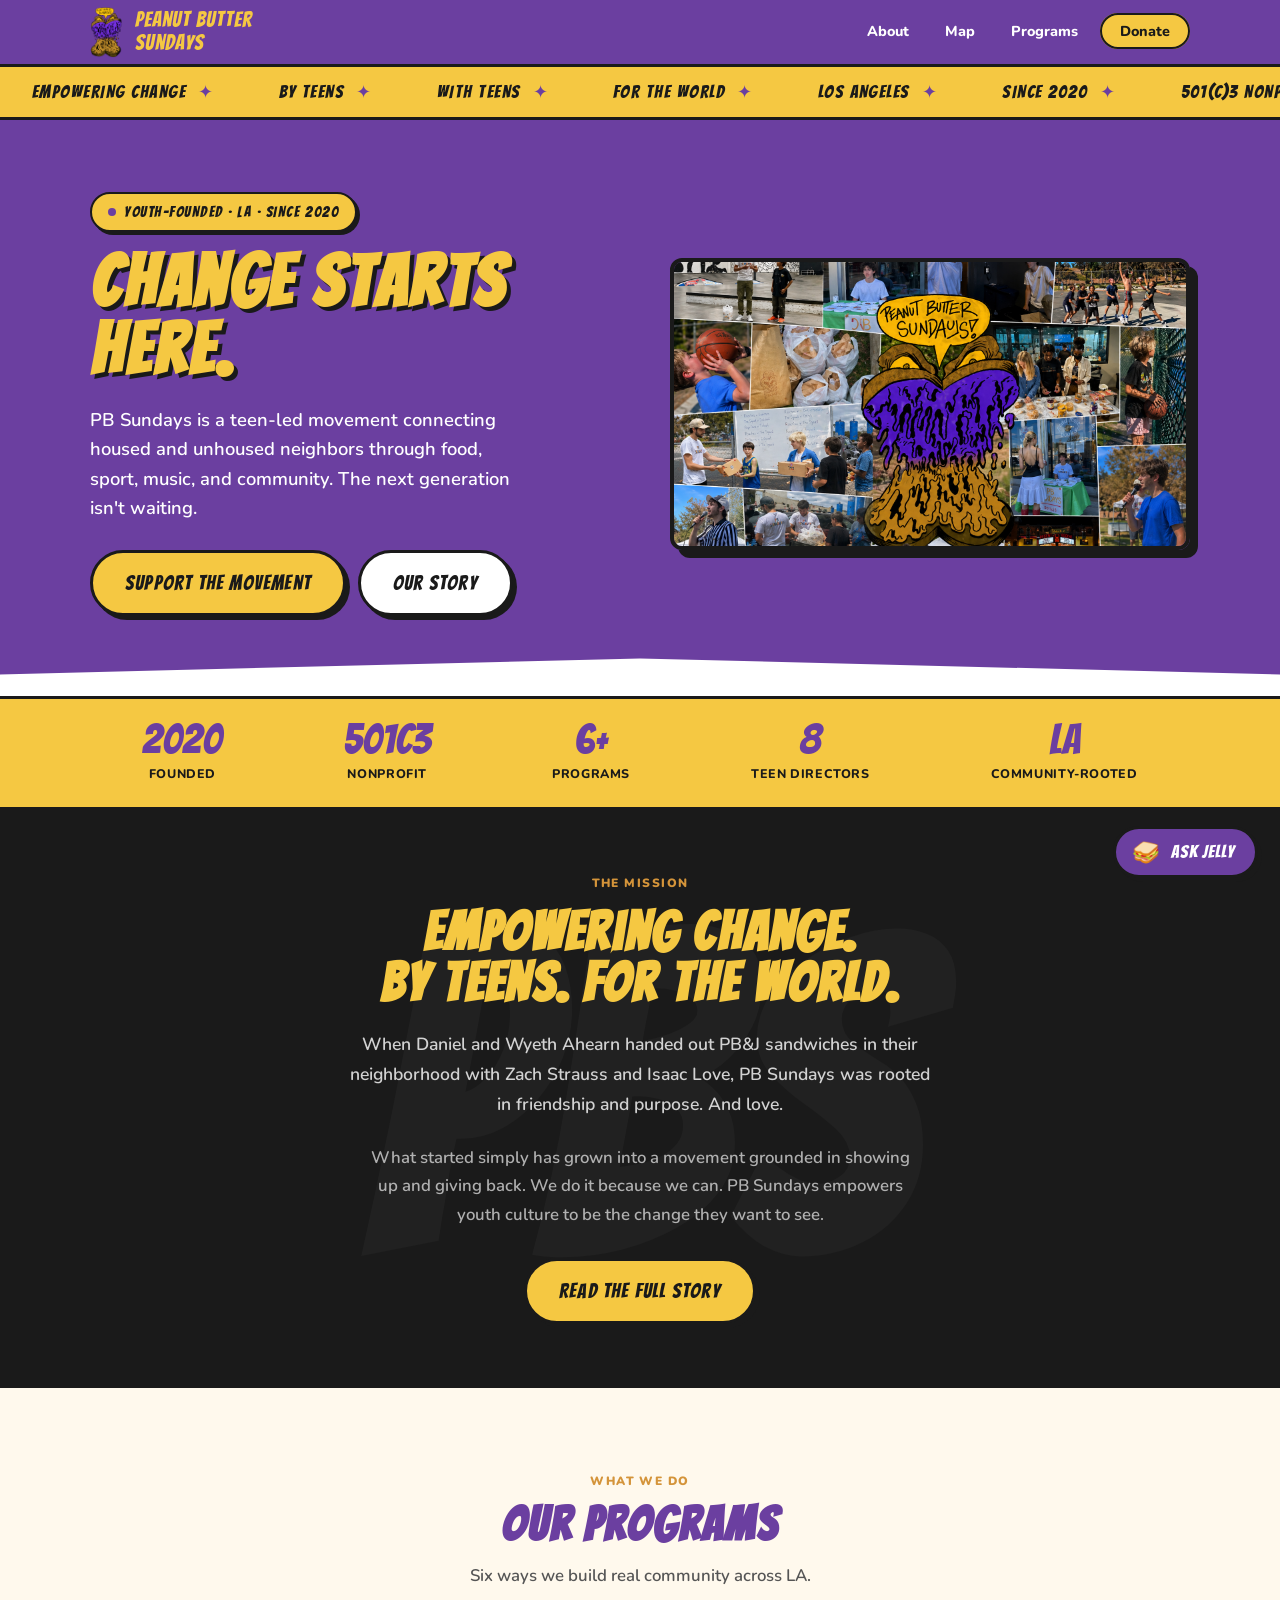
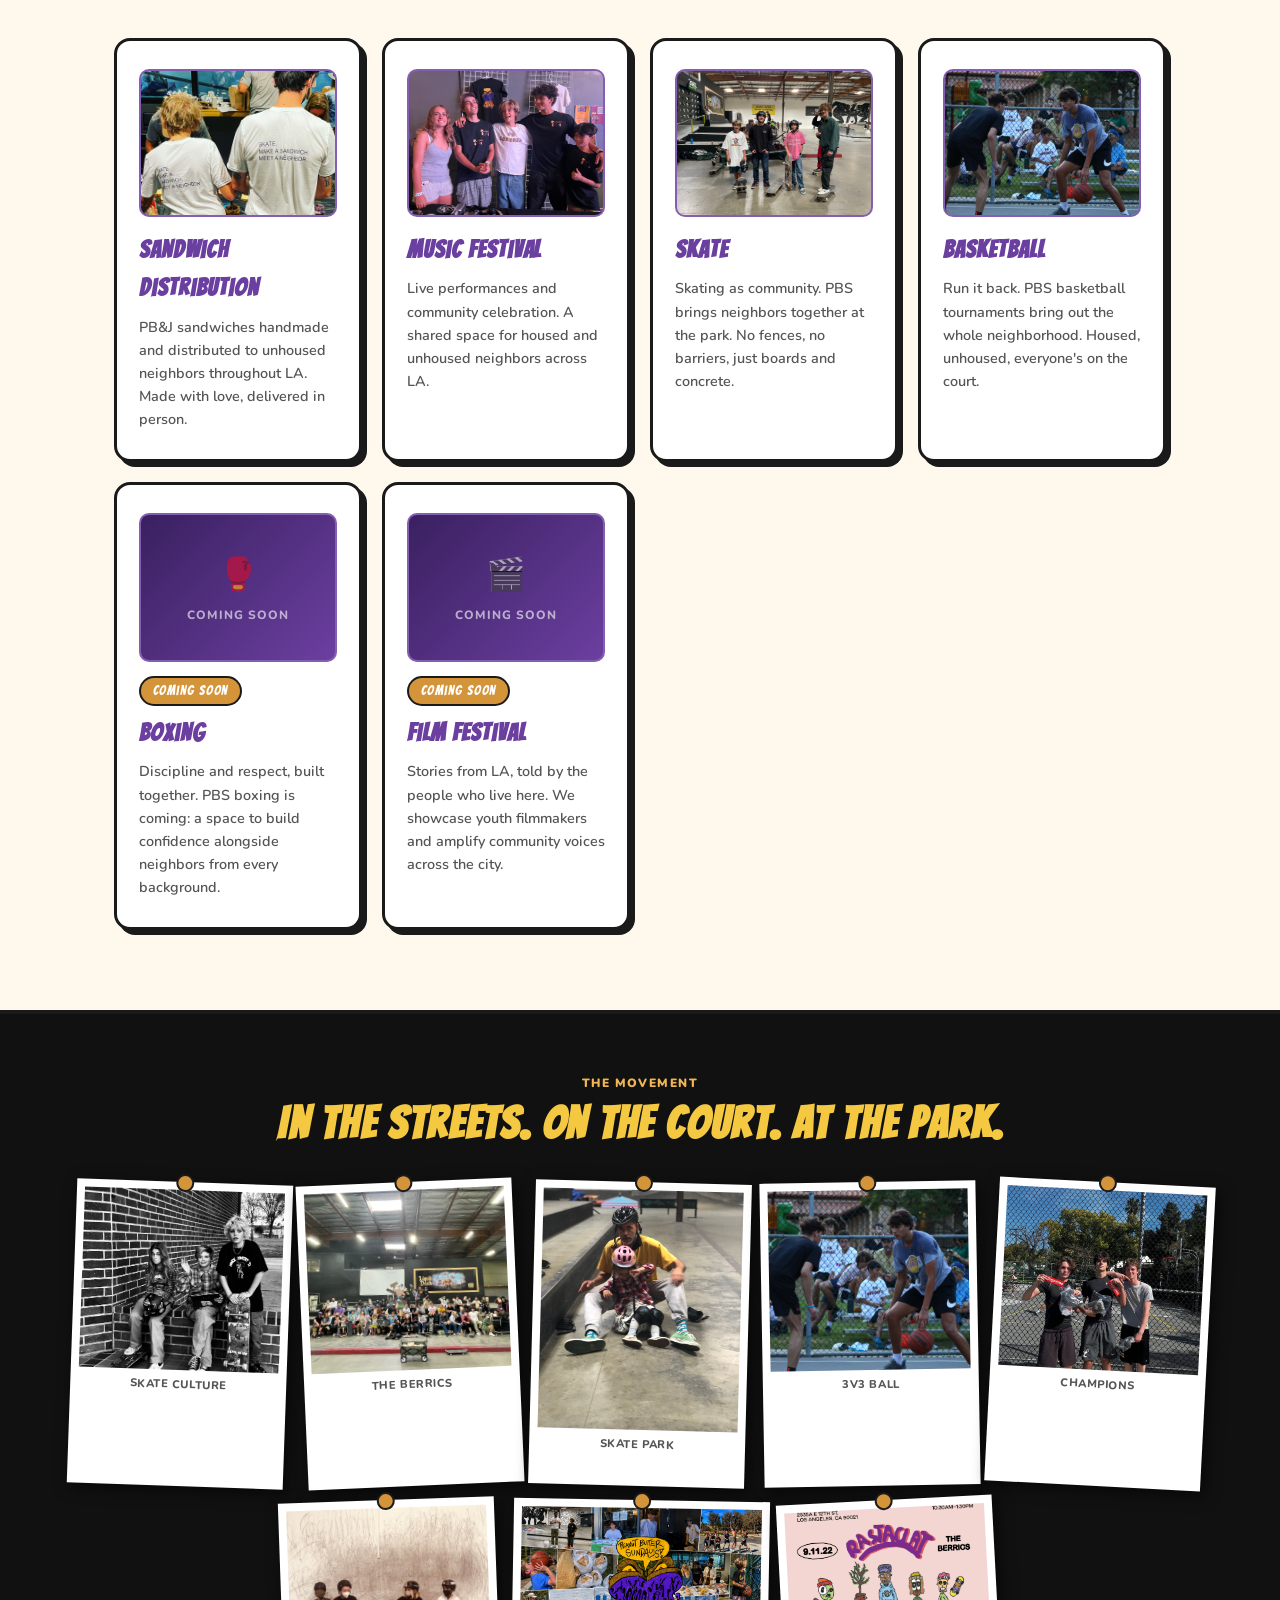
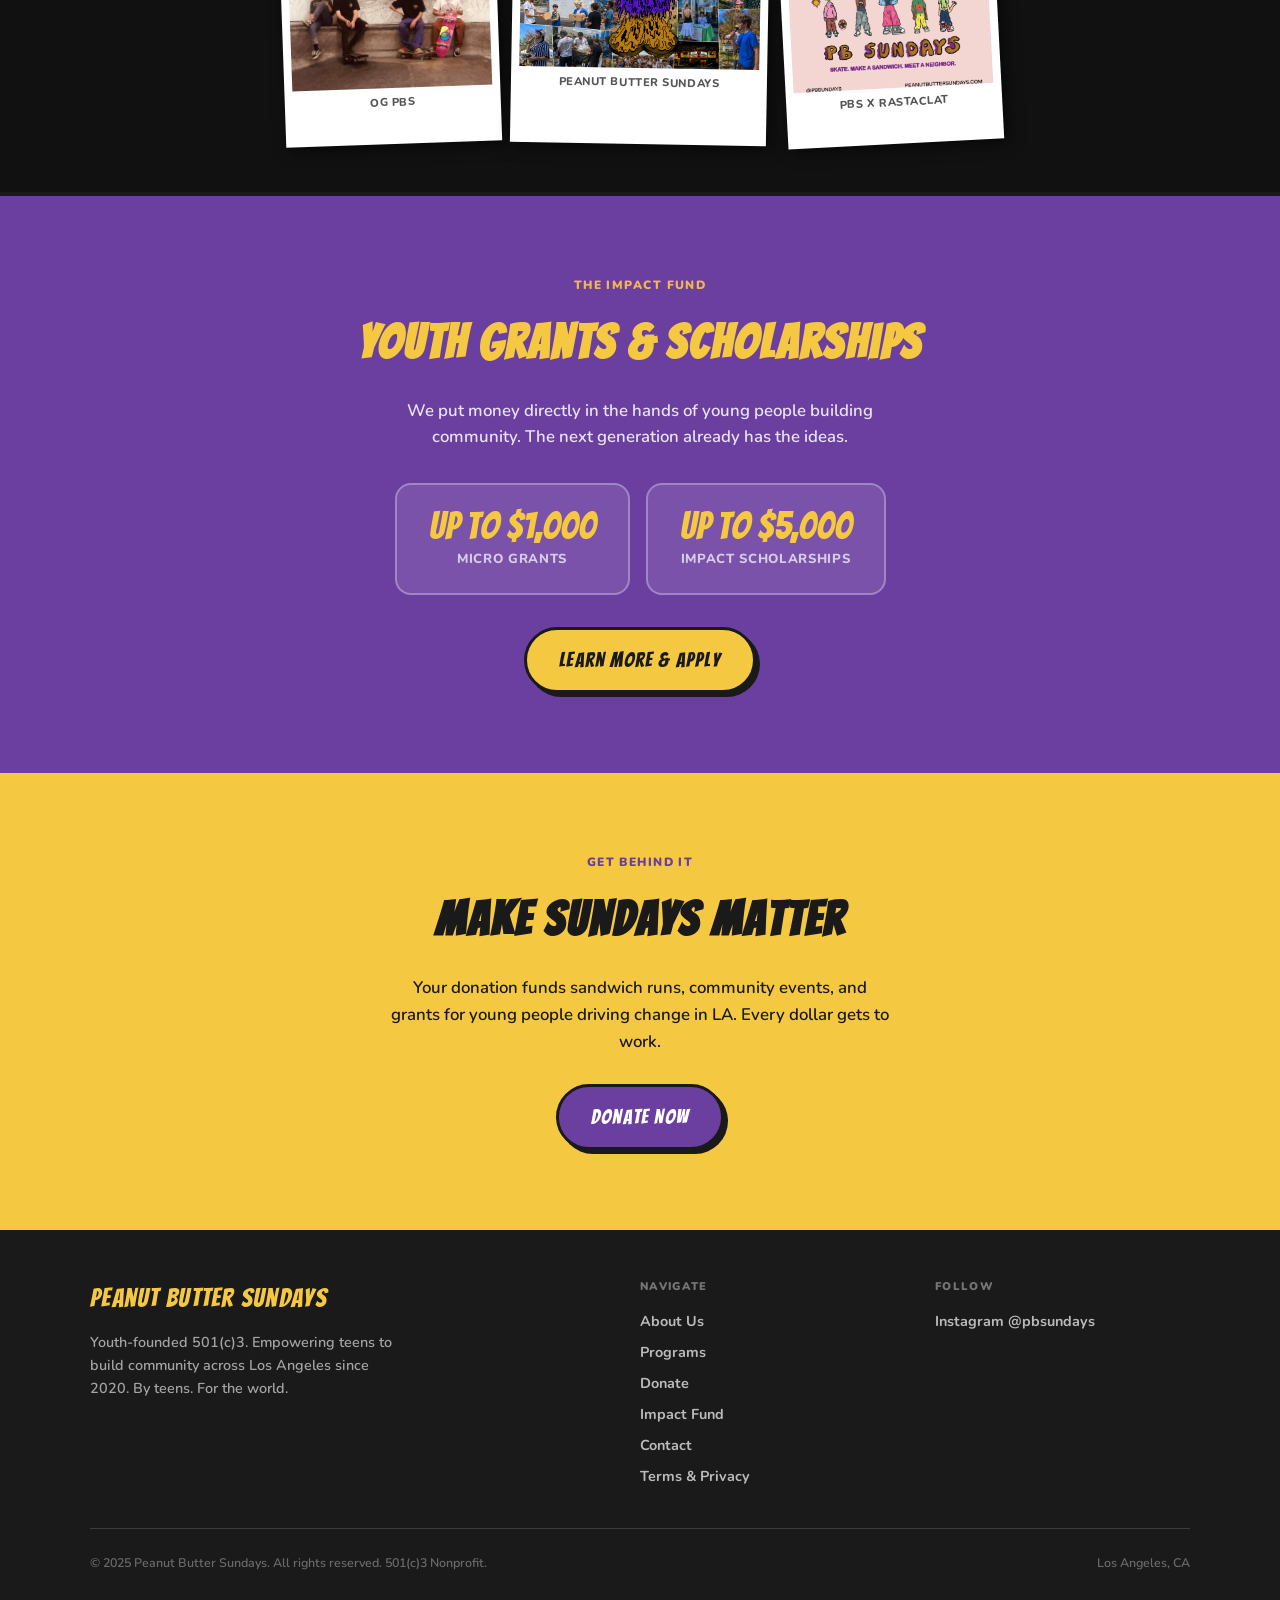
<file: index.html>
<!DOCTYPE html>
<html lang="en">
<head>
  <meta charset="UTF-8" />
  <meta name="viewport" content="width=device-width, initial-scale=1.0, interactive-widget=resizes-content" />
  <title>Peanut Butter Sundays — By Teens. For the World.</title>
  <meta name="description" content="Youth-founded 501(c)3 empowering teens to build community across Los Angeles. Food, music, skate, basketball, and more. Connecting housed and unhoused neighbors since 2020." />
  <meta property="og:title" content="Peanut Butter Sundays" />
  <meta property="og:description" content="By teens. For the world. Youth nonprofit connecting housed and unhoused neighbors across Los Angeles since 2020." />
  <meta property="og:image" content="https://peanutbuttersundays.netlify.app/images/logo.png" />
  <link rel="icon" type="image/svg+xml" href="/images/favicon.svg" />
  <link rel="stylesheet" href="/css/main.css" />
  <link rel="stylesheet" href="/css/jelly.css?v=9" />
</head>
<body>

<!-- NAV -->
<nav class="nav">
  <div class="nav-inner">
    <a href="/" class="nav-logo">
      <img src="/images/logo.png" alt="Peanut Butter Sundays logo" />
      <span class="nav-logo-text">Peanut Butter<br>Sundays</span>
    </a>
    <button class="nav-toggle" id="navToggle" aria-label="Toggle navigation">
      <span></span><span></span><span></span>
    </button>
    <ul class="nav-links" id="navLinks">
      <li><a href="/about">About</a></li>
      <li><a href="/map">Map</a></li>
      <li><a href="/#programs">Programs</a></li>
      <li><a href="/donate" class="btn-nav-cta">Donate</a></li>
    </ul>
  </div>
</nav>

<!-- MARQUEE -->
<div class="marquee-bar">
  <div class="marquee-track">
    <span class="marquee-item">EMPOWERING CHANGE</span>
    <span class="marquee-item">BY TEENS</span>
    <span class="marquee-item">WITH TEENS</span>
    <span class="marquee-item">FOR THE WORLD</span>
    <span class="marquee-item">LOS ANGELES</span>
    <span class="marquee-item">SINCE 2020</span>
    <span class="marquee-item">501(C)3 NONPROFIT</span>
    <span class="marquee-item">NO NEIGHBOR LEFT BEHIND</span>
    <span class="marquee-item">EMPOWERING CHANGE</span>
    <span class="marquee-item">BY TEENS</span>
    <span class="marquee-item">WITH TEENS</span>
    <span class="marquee-item">FOR THE WORLD</span>
    <span class="marquee-item">LOS ANGELES</span>
    <span class="marquee-item">SINCE 2020</span>
    <span class="marquee-item">501(C)3 NONPROFIT</span>
    <span class="marquee-item">NO NEIGHBOR LEFT BEHIND</span>
  </div>
</div>

<!-- HERO -->
<section class="hero">
  <div class="hero-inner">
    <div class="hero-text">
      <div class="hero-badge">
        <span class="dot"></span>
        YOUTH-FOUNDED · LA · SINCE 2020
      </div>
      <h1>Change Starts Here.</h1>
      <p>PB Sundays is a teen-led movement connecting housed and unhoused neighbors through food, sport, music, and community. The next generation isn't waiting.</p>
      <div style="display:flex; flex-wrap:wrap; gap:12px;">
        <a href="/donate" class="btn btn-primary">Support the Movement</a>
        <a href="/about" class="btn btn-white">Our Story</a>
      </div>
    </div>
    <div class="hero-video">
      <img src="/images/photo-collage.jpg" alt="Peanut Butter Sundays community in action" style="width:100%; aspect-ratio:16/9; object-fit:cover; border-radius:12px; border:4px solid var(--black); box-shadow:8px 8px 0 var(--black); display:block;">
    </div>
  </div>
</section>

<!-- IMPACT BAR -->
<div class="impact-bar">
  <div class="impact-bar-inner">
    <div class="impact-stat">
      <span class="num">2020</span>
      <span class="label">Founded</span>
    </div>
    <div class="impact-stat">
      <span class="num">501c3</span>
      <span class="label">Nonprofit</span>
    </div>
    <div class="impact-stat">
      <span class="num">6+</span>
      <span class="label">Programs</span>
    </div>
    <div class="impact-stat">
      <span class="num">8</span>
      <span class="label">Teen Directors</span>
    </div>
    <div class="impact-stat">
      <span class="num">LA</span>
      <span class="label">Community-Rooted</span>
    </div>
  </div>
</div>

<!-- MISSION -->
<section class="section energy-section">
  <div class="container-narrow text-center" style="position:relative; z-index:1;">
    <p style="font-family:'Nunito',sans-serif; font-weight:900; font-size:0.75rem; text-transform:uppercase; letter-spacing:0.12em; color:var(--amber); display:block; margin-bottom:14px;">The Mission</p>
    <h2 style="font-size:3.4rem; color:var(--yellow); margin-bottom:20px; line-height:0.95;">Empowering change.<br>By teens. For the world.</h2>
    <p style="font-size:1.1rem; font-weight:600; color:rgba(255,255,255,0.8); line-height:1.7; max-width:580px; margin:0 auto 24px;">
      When Daniel and Wyeth Ahearn handed out PB&J sandwiches in their neighborhood with Zach Strauss and Isaac Love, PB Sundays was rooted in friendship and purpose. And love.
    </p>
    <p style="font-size:1.05rem; font-weight:600; color:rgba(255,255,255,0.65); line-height:1.7; max-width:540px; margin:0 auto 28px;">
      What started simply has grown into a movement grounded in showing up and giving back. We do it because we can. PB Sundays empowers youth culture to be the change they want to see.
    </p>
    <a href="/about" class="btn btn-primary">Read the Full Story</a>
  </div>
</section>

<!-- PROGRAMS -->
<section class="section section-cream" id="programs">
  <div class="container">
    <div class="section-header">
      <span class="eyebrow">What We Do</span>
      <h2>Our Programs</h2>
      <p>Six ways we build real community across LA.</p>
    </div>
    <div class="programs-grid">

      <!-- Sandwich Distribution -->
      <div class="program-card">
        <div class="program-card-img">
          <img src="/images/photo-sandwich-shirts.jpg" alt="PBS sandwich making: Skate. Make a Sandwich. Meet a Neighbor.">
        </div>
        <h3>Sandwich Distribution</h3>
        <p>PB&J sandwiches handmade and distributed to unhoused neighbors throughout LA. Made with love, delivered in person.</p>
      </div>

      <!-- Music Festival -->
      <div class="program-card">
        <div class="program-card-img">
          <img src="/images/photo-crew-festival.jpg" alt="PBS Music Festival. Teens at the festival">
        </div>
        <h3>Music Festival</h3>
        <p>Live performances and community celebration. A shared space for housed and unhoused neighbors across LA.</p>
      </div>

      <!-- Skate -->
      <div class="program-card">
        <div class="program-card-img">
          <img src="/images/photo-skate-berrics.jpg" alt="PBS skate crew at The Berrics">
        </div>
        <h3>Skate</h3>
        <p>Skating as community. PBS brings neighbors together at the park. No fences, no barriers, just boards and concrete.</p>
      </div>

      <!-- Basketball -->
      <div class="program-card">
        <div class="program-card-img">
          <img src="/images/photo-basketball-game.jpg" alt="PBS basketball tournament in action">
        </div>
        <h3>Basketball</h3>
        <p>Run it back. PBS basketball tournaments bring out the whole neighborhood. Housed, unhoused, everyone's on the court.</p>
      </div>

      <!-- Boxing — Coming Soon -->
      <div class="program-card">
        <div class="program-card-img">
          <div class="img-placeholder" style="background:linear-gradient(135deg,#3a2060,#6B3FA0);">
            <span>🥊</span>
            Coming Soon
          </div>
        </div>
        <span class="coming-soon-badge">Coming Soon</span>
        <h3>Boxing</h3>
        <p>Discipline and respect, built together. PBS boxing is coming: a space to build confidence alongside neighbors from every background.</p>
      </div>

      <!-- Film Festival — Coming Soon -->
      <div class="program-card">
        <div class="program-card-img">
          <div class="img-placeholder" style="background:linear-gradient(135deg,#3a2060,#6B3FA0);">
            <span>🎬</span>
            Coming Soon
          </div>
        </div>
        <span class="coming-soon-badge">Coming Soon</span>
        <h3>Film Festival</h3>
        <p>Stories from LA, told by the people who live here. We showcase youth filmmakers and amplify community voices across the city.</p>
      </div>

    </div>
  </div>
</section>


<!-- LOCKER WALL -->
<section class="locker-wall">
  <div class="locker-wall-header">
    <span class="eyebrow">The Movement</span>
    <h2 style="font-size:2.8rem; color:var(--yellow); line-height:1;">In the Streets. On the Court. At the Park.</h2>
  </div>
  <div class="locker-grid">
    <div class="locker-photo" style="--rot: 2deg;">
      <img src="/images/photo-skate-bw.jpg" alt="PBS skaters">
      <div class="photo-caption">Skate Culture</div>
    </div>
    <div class="locker-photo" style="--rot: -2.5deg;">
      <img src="/images/photo-group-berrics.jpg" alt="PBS at The Berrics">
      <div class="photo-caption">The Berrics</div>
    </div>
    <div class="locker-photo tall" style="--rot: 1.5deg;">
      <img src="/images/photo-daniel-skate.jpg" alt="Skate park">
      <div class="photo-caption">Skate Park</div>
    </div>
    <div class="locker-photo" style="--rot: -1deg;">
      <img src="/images/photo-basketball-game.jpg" alt="Basketball tournament">
      <div class="photo-caption">3v3 Ball</div>
    </div>
    <div class="locker-photo" style="--rot: 3deg;">
      <img src="/images/photo-basketball-winners.jpg" alt="Basketball winners">
      <div class="photo-caption">Champions</div>
    </div>
    <div class="locker-photo" style="--rot: -2deg;">
      <img src="/images/photo-skate-early.jpg" alt="Early PBS skaters">
      <div class="photo-caption">OG PBS</div>
    </div>
    <div class="locker-photo wide" style="--rot: 1deg;">
      <img src="/images/photo-collage.jpg" alt="PBS collage">
      <div class="photo-caption">Peanut Butter Sundays</div>
    </div>
    <div class="locker-photo" style="--rot: -3deg;">
      <img src="/images/event-rastaclat.jpg" alt="PBS x Rastaclat at The Berrics">
      <div class="photo-caption">PBS x Rastaclat</div>
    </div>
  </div>
</section>

<!-- IMPACT FUND PREVIEW -->
<section class="section section-purple">
  <div class="container-narrow text-center">
    <span style="font-family:'Nunito',sans-serif; font-weight:900; font-size:0.75rem; text-transform:uppercase; letter-spacing:0.12em; color:var(--amber-light); display:block; margin-bottom:10px;">The Impact Fund</span>
    <h2 style="font-size:3rem; color:var(--yellow); margin-bottom:16px;">Youth Grants & Scholarships</h2>
    <p style="font-size:1.05rem; color:rgba(255,255,255,0.85); font-weight:600; margin-bottom:32px; max-width:540px; margin-left:auto; margin-right:auto;">
      We put money directly in the hands of young people building community. The next generation already has the ideas.
    </p>
    <div style="display:flex; flex-wrap:wrap; gap:16px; justify-content:center; margin-bottom:32px;">
      <div style="background:rgba(255,255,255,0.1); border:2px solid rgba(255,255,255,0.3); border-radius:16px; padding:22px 32px; text-align:center;">
        <span style="font-family:'Bangers',cursive; font-size:2.4rem; color:var(--yellow); display:block; line-height:1;">Up to $1,000</span>
        <span style="font-size:0.82rem; font-weight:800; color:rgba(255,255,255,0.7); text-transform:uppercase; letter-spacing:0.05em;">Micro Grants</span>
      </div>
      <div style="background:rgba(255,255,255,0.1); border:2px solid rgba(255,255,255,0.3); border-radius:16px; padding:22px 32px; text-align:center;">
        <span style="font-family:'Bangers',cursive; font-size:2.4rem; color:var(--yellow); display:block; line-height:1;">Up to $5,000</span>
        <span style="font-size:0.82rem; font-weight:800; color:rgba(255,255,255,0.7); text-transform:uppercase; letter-spacing:0.05em;">Impact Scholarships</span>
      </div>
    </div>
    <a href="/donate#impact-fund" class="btn btn-primary">Learn More & Apply</a>
  </div>
</section>

<!-- DONATE CTA -->
<section class="section section-yellow">
  <div class="container-narrow text-center">
    <span style="font-family:'Nunito',sans-serif; font-weight:900; font-size:0.75rem; text-transform:uppercase; letter-spacing:0.12em; color:var(--purple); display:block; margin-bottom:10px;">Get Behind It</span>
    <h2 style="font-size:3rem; color:var(--black); margin-bottom:16px;">Make Sundays Matter</h2>
    <p style="font-size:1.05rem; font-weight:600; color:var(--black); margin-bottom:28px; max-width:500px; margin-left:auto; margin-right:auto;">
      Your donation funds sandwich runs, community events, and grants for young people driving change in LA. Every dollar gets to work.
    </p>
    <a href="/donate" class="btn btn-purple">Donate Now</a>
  </div>
</section>

<!-- FOOTER -->
<footer class="footer">
  <div class="footer-inner">
    <div class="footer-brand">
      <div class="footer-logo">Peanut Butter Sundays</div>
      <p>Youth-founded 501(c)3. Empowering teens to build community across Los Angeles since 2020. By teens. For the world.</p>
    </div>
    <div class="footer-col">
      <h4>Navigate</h4>
      <a href="/about">About Us</a>
      <a href="/#programs">Programs</a>
      <a href="/donate">Donate</a>
      <a href="/donate#impact-fund">Impact Fund</a>
      <a href="/contact">Contact</a>
      <a href="/legal/">Terms &amp; Privacy</a>
    </div>
    <div class="footer-col">
      <h4>Follow</h4>
      <a href="https://www.instagram.com/pbsundays" target="_blank" rel="noopener">Instagram @pbsundays</a>
    </div>
  </div>
  <div class="footer-bottom">
    <p>© 2025 Peanut Butter Sundays. All rights reserved. 501(c)3 Nonprofit.</p>
    <p>Los Angeles, CA</p>
  </div>
</footer>

<script>
  document.getElementById('navToggle').addEventListener('click', function() {
    document.getElementById('navLinks').classList.toggle('open');
  });

  (function() {
    var beat = new Audio('/images/pbs-beat.m4a');
    beat.loop = true;
    var logo = document.querySelector('.nav-logo');
    logo.addEventListener('click', function(e) {
      e.preventDefault();
      if (beat.paused) {
        beat.play();
        logo.style.opacity = '0.75';
      } else {
        beat.pause();
        beat.currentTime = 0;
        logo.style.opacity = '1';
      }
    });
  })();
</script>

<!-- Jelly chat widget -->
<script src="/js/jelly.js?v=9" defer></script>

</body>
</html>
</file>
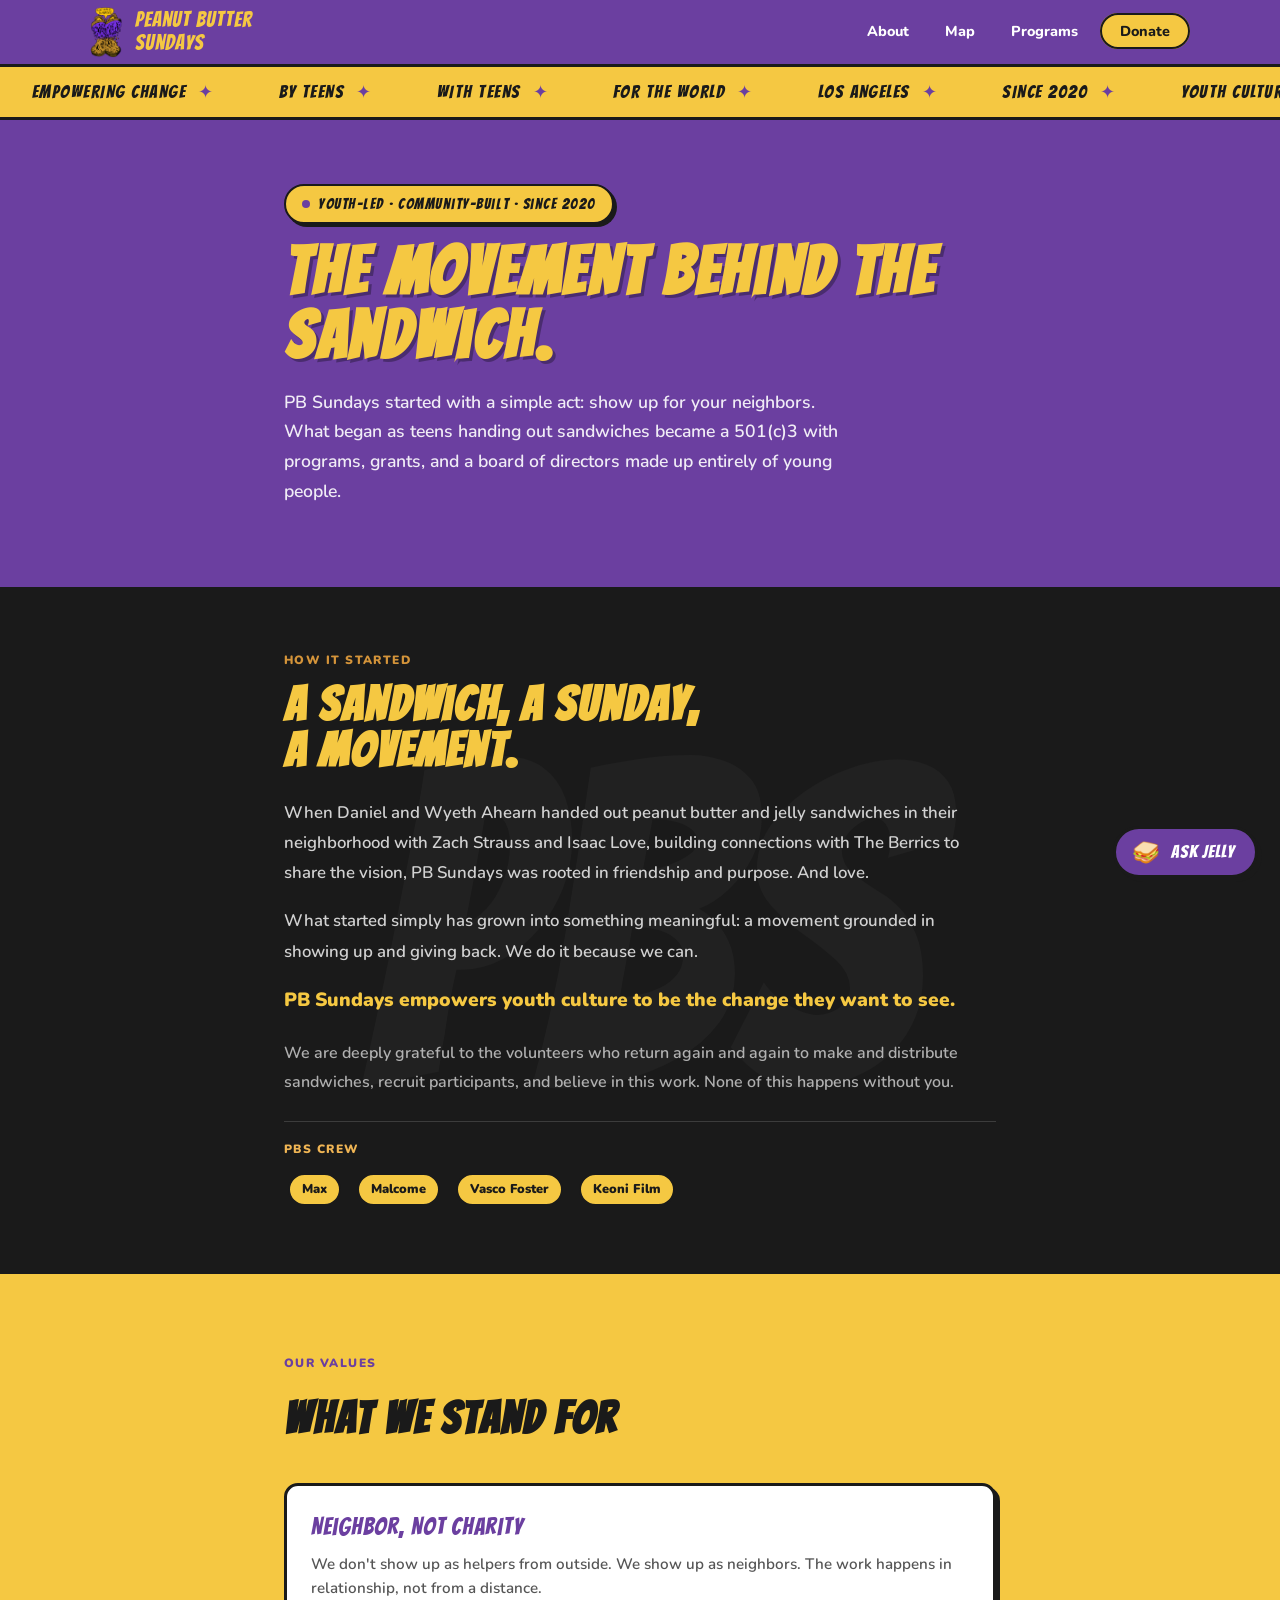
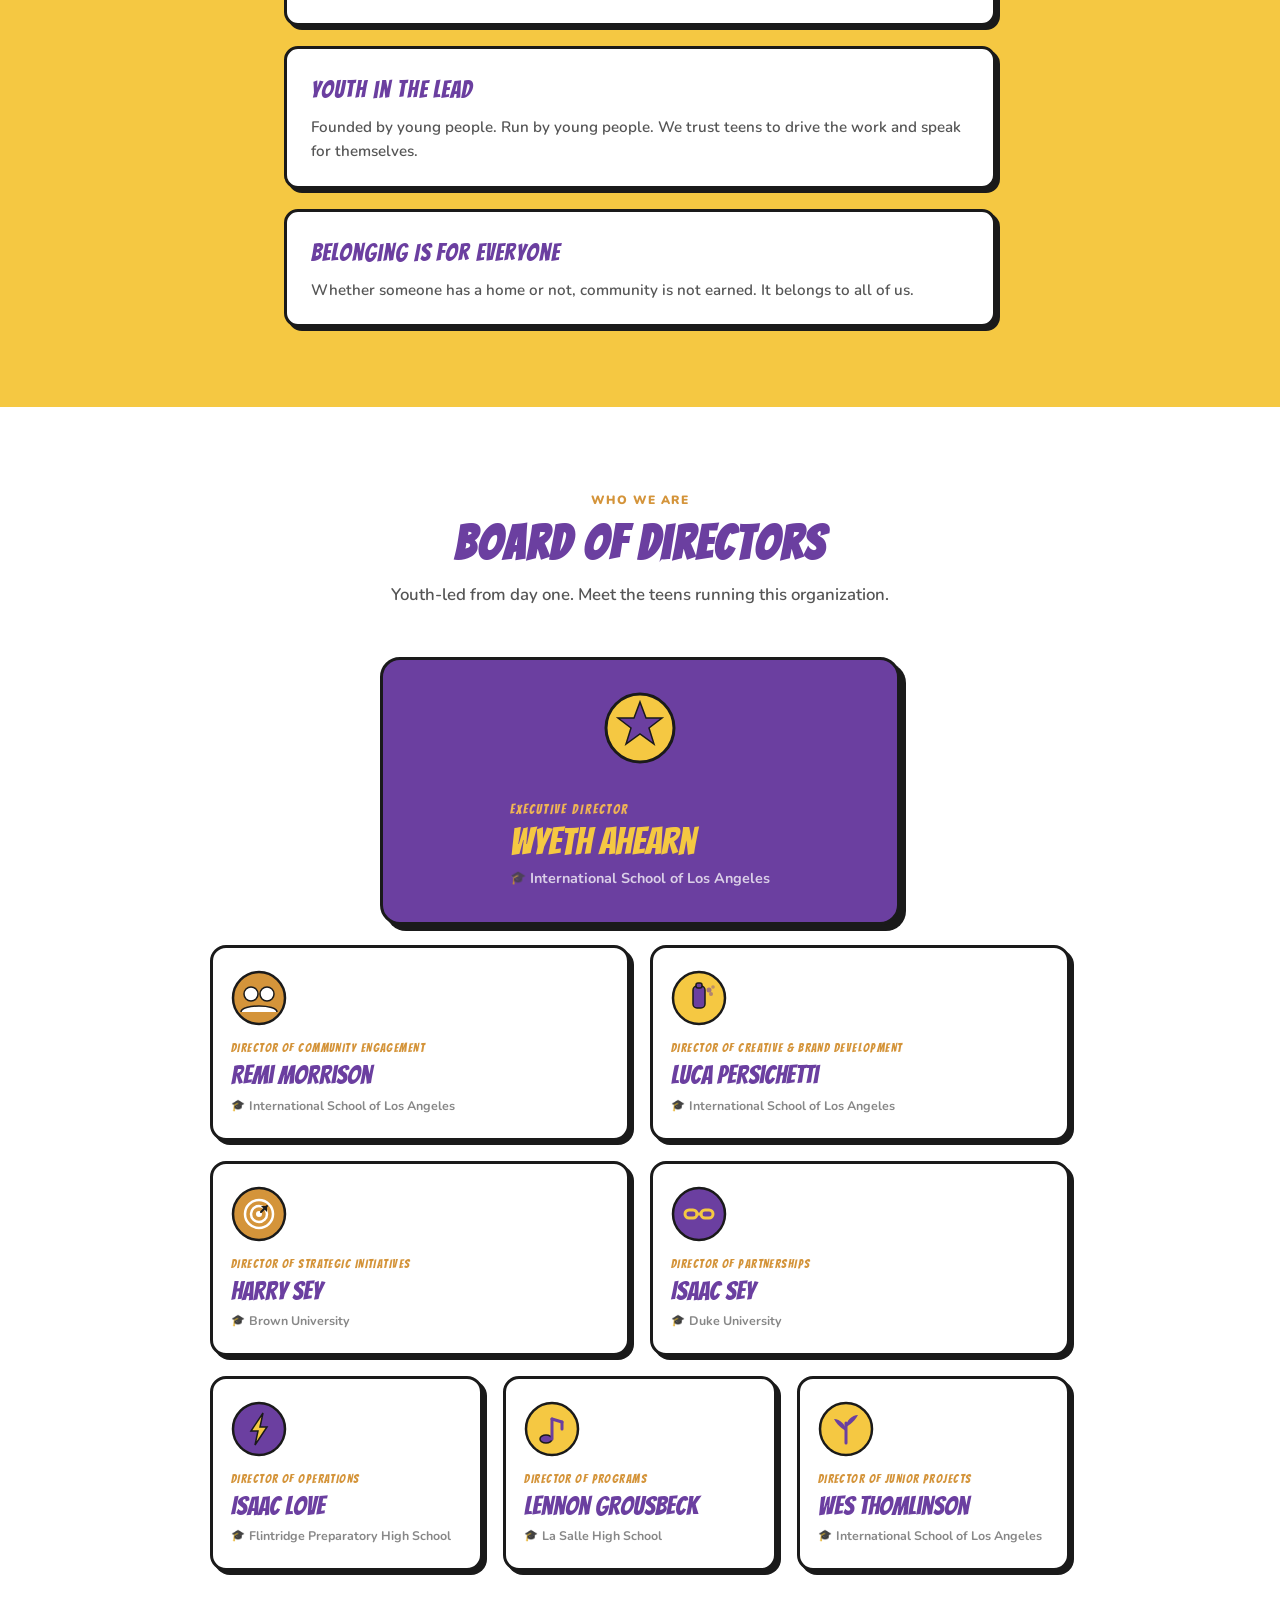
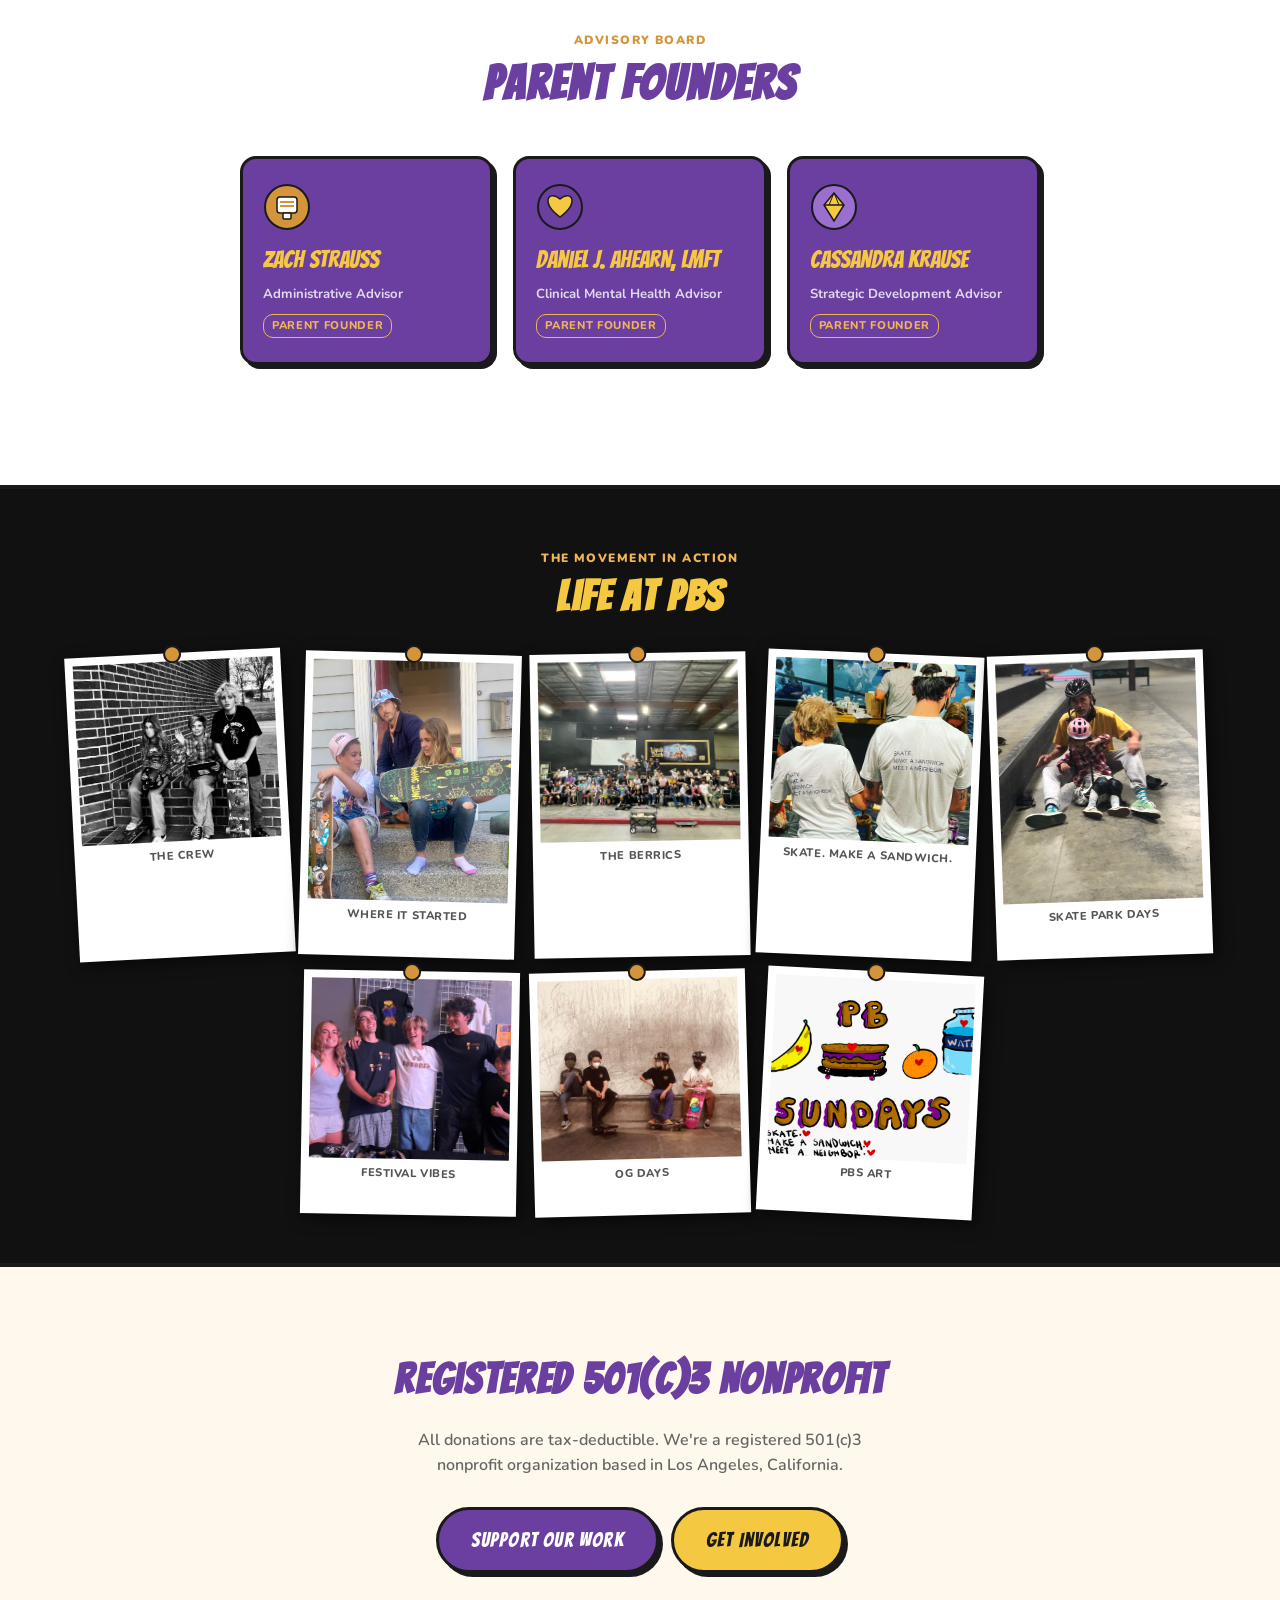
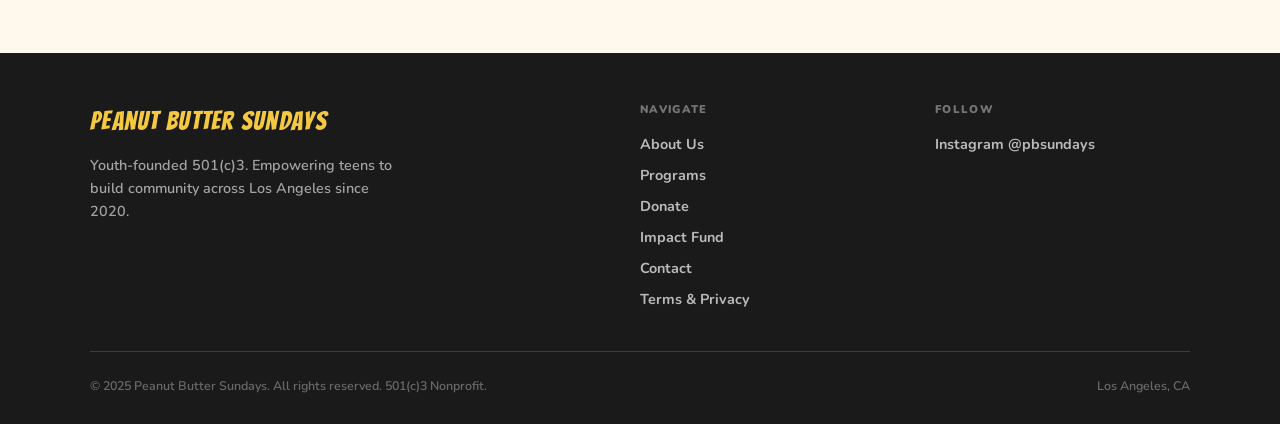
<file: about/index.html>
<!DOCTYPE html>
<html lang="en">
<head>
  <meta charset="UTF-8" />
  <meta name="viewport" content="width=device-width, initial-scale=1.0, interactive-widget=resizes-content" />
  <title>About — Peanut Butter Sundays</title>
  <meta name="description" content="Peanut Butter Sundays is a youth-founded 501(c)3 empowering teens to build community across Los Angeles since 2020. Meet our board, story, and crew." />
  <link rel="icon" type="image/svg+xml" href="/images/favicon.svg" />
  <link rel="stylesheet" href="/css/main.css" />
  <link rel="stylesheet" href="/css/jelly.css?v=9" />
</head>
<body>

<!-- NAV -->
<nav class="nav">
  <div class="nav-inner">
    <a href="/" class="nav-logo">
      <img src="/images/logo.png" alt="Peanut Butter Sundays logo" />
      <span class="nav-logo-text">Peanut Butter<br>Sundays</span>
    </a>
    <button class="nav-toggle" id="navToggle" aria-label="Toggle navigation">
      <span></span><span></span><span></span>
    </button>
    <ul class="nav-links" id="navLinks">
      <li><a href="/about">About</a></li>
      <li><a href="/map">Map</a></li>
      <li><a href="/#programs">Programs</a></li>
      <li><a href="/donate" class="btn-nav-cta">Donate</a></li>
    </ul>
  </div>
</nav>

<!-- MARQUEE -->
<div class="marquee-bar">
  <div class="marquee-track">
    <span class="marquee-item">EMPOWERING CHANGE</span>
    <span class="marquee-item">BY TEENS</span>
    <span class="marquee-item">WITH TEENS</span>
    <span class="marquee-item">FOR THE WORLD</span>
    <span class="marquee-item">LOS ANGELES</span>
    <span class="marquee-item">SINCE 2020</span>
    <span class="marquee-item">YOUTH CULTURE IS THE CHANGE</span>
    <span class="marquee-item">NO NEIGHBOR LEFT BEHIND</span>
    <span class="marquee-item">EMPOWERING CHANGE</span>
    <span class="marquee-item">BY TEENS</span>
    <span class="marquee-item">WITH TEENS</span>
    <span class="marquee-item">FOR THE WORLD</span>
    <span class="marquee-item">LOS ANGELES</span>
    <span class="marquee-item">SINCE 2020</span>
    <span class="marquee-item">YOUTH CULTURE IS THE CHANGE</span>
    <span class="marquee-item">NO NEIGHBOR LEFT BEHIND</span>
  </div>
</div>

<!-- HERO -->
<section style="background:var(--purple); padding:64px 24px 80px; position:relative; overflow:hidden;">
  <div class="container-narrow">
    <div class="hero-badge" style="margin-bottom:16px;">
      <span class="dot"></span>
      Youth-Led · Community-Built · Since 2020
    </div>
    <h1 style="font-size:4.2rem; color:var(--yellow); text-shadow:3px 3px 0 rgba(0,0,0,0.3); margin-bottom:20px; line-height:0.95;">The Movement Behind the Sandwich.</h1>
    <p style="font-size:1.1rem; color:rgba(255,255,255,0.9); font-weight:600; max-width:580px; line-height:1.7;">
      PB Sundays started with a simple act: show up for your neighbors. What began as teens handing out sandwiches became a 501(c)3 with programs, grants, and a board of directors made up entirely of young people.
    </p>
  </div>
</section>

<!-- ORIGIN STORY -->
<section class="section energy-section">
  <div class="container-narrow" style="position:relative; z-index:1;">
    <p style="font-family:'Nunito',sans-serif; font-weight:900; font-size:0.75rem; text-transform:uppercase; letter-spacing:0.12em; color:var(--amber); display:block; margin-bottom:12px;">How It Started</p>
    <h2 style="font-size:3rem; color:var(--yellow); margin-bottom:24px; line-height:0.95;">A sandwich, a Sunday,<br>a movement.</h2>
    <p style="font-size:1.05rem; color:rgba(255,255,255,0.8); font-weight:600; line-height:1.8; margin-bottom:18px;">
      When Daniel and Wyeth Ahearn handed out peanut butter and jelly sandwiches in their neighborhood with Zach Strauss and Isaac Love, building connections with The Berrics to share the vision, PB Sundays was rooted in friendship and purpose. And love.
    </p>
    <p style="font-size:1.05rem; color:rgba(255,255,255,0.8); font-weight:600; line-height:1.8; margin-bottom:18px;">
      What started simply has grown into something meaningful: a movement grounded in showing up and giving back. We do it because we can.
    </p>
    <p style="font-size:1.2rem; font-weight:900; color:var(--yellow); line-height:1.6; margin-bottom:24px; font-family:'Nunito',sans-serif;">
      PB Sundays empowers youth culture to be the change they want to see.
    </p>
    <p style="font-size:1rem; color:rgba(255,255,255,0.65); font-weight:600; line-height:1.8; margin-bottom:24px;">
      We are deeply grateful to the volunteers who return again and again to make and distribute sandwiches, recruit participants, and believe in this work. None of this happens without you.
    </p>
    <div style="border-top:1px solid rgba(255,255,255,0.15); padding-top:18px;">
      <p style="font-family:'Nunito',sans-serif; font-weight:900; font-size:0.75rem; text-transform:uppercase; letter-spacing:0.12em; color:var(--amber-light); margin-bottom:10px;">PBS Crew</p>
      <div style="display:flex; flex-wrap:wrap; gap:8px;">
        <span class="crew-tag">Max</span>
        <span class="crew-tag">Malcome</span>
        <span class="crew-tag">Vasco Foster</span>
        <span class="crew-tag">Keoni Film</span>
      </div>
    </div>
  </div>
</section>

<!-- WHAT WE STAND FOR -->
<section class="section section-yellow">
  <div class="container-narrow">
    <p style="font-family:'Nunito',sans-serif; font-weight:900; font-size:0.75rem; text-transform:uppercase; letter-spacing:0.12em; color:var(--purple); display:block; margin-bottom:10px;">Our Values</p>
    <h2 style="font-size:2.8rem; color:var(--black); margin-bottom:28px;">What we stand for</h2>
    <div style="display:grid; gap:20px;">
      <div style="background:var(--white); border:3px solid var(--black); border-radius:14px; padding:22px 24px; box-shadow:4px 4px 0 var(--black);">
        <p style="font-family:'Bangers',cursive; font-size:1.5rem; color:var(--purple); letter-spacing:0.04em; margin-bottom:6px;">Neighbor, Not Charity</p>
        <p style="font-size:0.95rem; color:#555; font-weight:600;">We don't show up as helpers from outside. We show up as neighbors. The work happens in relationship, not from a distance.</p>
      </div>
      <div style="background:var(--white); border:3px solid var(--black); border-radius:14px; padding:22px 24px; box-shadow:4px 4px 0 var(--black);">
        <p style="font-family:'Bangers',cursive; font-size:1.5rem; color:var(--purple); letter-spacing:0.04em; margin-bottom:6px;">Youth in the Lead</p>
        <p style="font-size:0.95rem; color:#555; font-weight:600;">Founded by young people. Run by young people. We trust teens to drive the work and speak for themselves.</p>
      </div>
      <div style="background:var(--white); border:3px solid var(--black); border-radius:14px; padding:22px 24px; box-shadow:4px 4px 0 var(--black);">
        <p style="font-family:'Bangers',cursive; font-size:1.5rem; color:var(--purple); letter-spacing:0.04em; margin-bottom:6px;">Belonging Is For Everyone</p>
        <p style="font-size:0.95rem; color:#555; font-weight:600;">Whether someone has a home or not, community is not earned. It belongs to all of us.</p>
      </div>
    </div>
  </div>
</section>

<!-- LEADERSHIP -->
<section class="section" id="team">
  <div class="container">
    <div class="section-header">
      <span class="eyebrow">Who We Are</span>
      <h2>Board of Directors</h2>
      <p>Youth-led from day one. Meet the teens running this organization.</p>
    </div>

    <div class="board-section">

      <!-- Row 1: Wyeth — Executive Director -->
      <div class="board-row-exec">
        <div class="board-card board-card-exec" style="border:3px solid var(--black); border-radius:20px; padding:32px; box-shadow:6px 6px 0 var(--black); display:flex; gap:24px; align-items:center;">
          <div class="bc-icon" style="width:72px; height:72px; flex-shrink:0;">
            <svg viewBox="0 0 72 72" xmlns="http://www.w3.org/2000/svg">
              <circle cx="36" cy="36" r="34" fill="#F5C842" stroke="#1A1A1A" stroke-width="3"/>
              <polygon points="36,10 42,26 58,26 45,36 50,52 36,42 22,52 27,36 14,26 30,26" fill="#6B3FA0" stroke="#1A1A1A" stroke-width="1.5"/>
            </svg>
          </div>
          <div>
            <div class="bc-role" style="font-family:'Bangers',cursive; font-size:0.8rem; letter-spacing:0.15em; color:var(--amber-light); margin-bottom:2px;">EXECUTIVE DIRECTOR</div>
            <div class="bc-name" style="font-family:'Bangers',cursive; font-size:2.4rem; color:var(--yellow); line-height:1; margin-bottom:6px;">Wyeth Ahearn</div>
            <div class="bc-school" style="font-size:0.9rem; color:rgba(255,255,255,0.75); font-weight:700;">International School of Los Angeles</div>
          </div>
        </div>
      </div>

      <!-- Row 2: Remi + Luca -->
      <div class="board-row-2">
        <div class="board-card">
          <div class="bc-icon">
            <svg viewBox="0 0 56 56" xmlns="http://www.w3.org/2000/svg">
              <circle cx="28" cy="28" r="26" fill="#D4943A" stroke="#1A1A1A" stroke-width="2.5"/>
              <circle cx="20" cy="24" r="7" fill="#fff" stroke="#1A1A1A" stroke-width="1.5"/>
              <circle cx="36" cy="24" r="7" fill="#fff" stroke="#1A1A1A" stroke-width="1.5"/>
              <path d="M10 42 C10 34 46 34 46 42" fill="#fff" stroke="#1A1A1A" stroke-width="1.5"/>
            </svg>
          </div>
          <div class="bc-role">Director of Community Engagement</div>
          <div class="bc-name">Remi Morrison</div>
          <div class="bc-school">International School of Los Angeles</div>
        </div>
        <div class="board-card">
          <div class="bc-icon">
            <svg viewBox="0 0 56 56" xmlns="http://www.w3.org/2000/svg">
              <circle cx="28" cy="28" r="26" fill="#F5C842" stroke="#1A1A1A" stroke-width="2.5"/>
              <!-- Spray can -->
              <rect x="22" y="16" width="12" height="22" rx="4" fill="#6B3FA0" stroke="#1A1A1A" stroke-width="1.5"/>
              <rect x="25" y="13" width="6" height="5" rx="2" fill="#6B3FA0" stroke="#1A1A1A" stroke-width="1.5"/>
              <!-- Spray dots -->
              <circle cx="38" cy="20" r="2.5" fill="#6B3FA0" opacity="0.6"/>
              <circle cx="42" cy="17" r="1.8" fill="#6B3FA0" opacity="0.4"/>
              <circle cx="40" cy="24" r="2" fill="#6B3FA0" opacity="0.5"/>
            </svg>
          </div>
          <div class="bc-role">Director of Creative & Brand Development</div>
          <div class="bc-name">Luca Persichetti</div>
          <div class="bc-school">International School of Los Angeles</div>
        </div>
      </div>

      <!-- Row 3: Harry Sey + Isaac Sey -->
      <div class="board-row-2">
        <div class="board-card">
          <div class="bc-icon">
            <svg viewBox="0 0 56 56" xmlns="http://www.w3.org/2000/svg">
              <circle cx="28" cy="28" r="26" fill="#D4943A" stroke="#1A1A1A" stroke-width="2.5"/>
              <circle cx="28" cy="28" r="14" fill="none" stroke="#fff" stroke-width="2.5"/>
              <circle cx="28" cy="28" r="8" fill="none" stroke="#fff" stroke-width="2.5"/>
              <circle cx="28" cy="28" r="3" fill="#fff"/>
              <line x1="36" y1="20" x2="30" y2="26" stroke="#1A1A1A" stroke-width="2" stroke-linecap="round"/>
              <polygon points="36,20 30,20 36,26" fill="#1A1A1A"/>
            </svg>
          </div>
          <div class="bc-role">Director of Strategic Initiatives</div>
          <div class="bc-name">Harry Sey</div>
          <div class="bc-school">Brown University</div>
        </div>
        <div class="board-card">
          <div class="bc-icon">
            <svg viewBox="0 0 56 56" xmlns="http://www.w3.org/2000/svg">
              <circle cx="28" cy="28" r="26" fill="#6B3FA0" stroke="#1A1A1A" stroke-width="2.5"/>
              <rect x="14" y="24" width="12" height="8" rx="4" fill="none" stroke="#F5C842" stroke-width="3"/>
              <rect x="30" y="24" width="12" height="8" rx="4" fill="none" stroke="#F5C842" stroke-width="3"/>
              <line x1="26" y1="28" x2="30" y2="28" stroke="#F5C842" stroke-width="3" stroke-linecap="round"/>
            </svg>
          </div>
          <div class="bc-role">Director of Partnerships</div>
          <div class="bc-name">Isaac Sey</div>
          <div class="bc-school">Duke University</div>
        </div>
      </div>

      <!-- Row 4: Isaac Love + Lennon + Wes -->
      <div class="board-row-3">
        <div class="board-card">
          <div class="bc-icon">
            <svg viewBox="0 0 56 56" xmlns="http://www.w3.org/2000/svg">
              <circle cx="28" cy="28" r="26" fill="#6B3FA0" stroke="#1A1A1A" stroke-width="2.5"/>
              <polygon points="32,12 20,30 27,30 24,44 36,26 29,26" fill="#F5C842" stroke="#1A1A1A" stroke-width="1.5"/>
            </svg>
          </div>
          <div class="bc-role">Director of Operations</div>
          <div class="bc-name">Isaac Love</div>
          <div class="bc-school">Flintridge Preparatory High School</div>
        </div>
        <div class="board-card">
          <div class="bc-icon">
            <svg viewBox="0 0 56 56" xmlns="http://www.w3.org/2000/svg">
              <circle cx="28" cy="28" r="26" fill="#F5C842" stroke="#1A1A1A" stroke-width="2.5"/>
              <ellipse cx="22" cy="38" rx="6" ry="4" fill="#6B3FA0" stroke="#1A1A1A" stroke-width="1.5"/>
              <line x1="28" y1="38" x2="28" y2="18" stroke="#6B3FA0" stroke-width="3" stroke-linecap="round"/>
              <line x1="28" y1="18" x2="38" y2="21" stroke="#6B3FA0" stroke-width="3" stroke-linecap="round"/>
              <line x1="38" y1="21" x2="38" y2="28" stroke="#6B3FA0" stroke-width="3" stroke-linecap="round"/>
            </svg>
          </div>
          <div class="bc-role">Director of Programs</div>
          <div class="bc-name">Lennon Grousbeck</div>
          <div class="bc-school">La Salle High School</div>
        </div>
        <div class="board-card">
          <div class="bc-icon">
            <svg viewBox="0 0 56 56" xmlns="http://www.w3.org/2000/svg">
              <circle cx="28" cy="28" r="26" fill="#F5C842" stroke="#1A1A1A" stroke-width="2.5"/>
              <line x1="28" y1="42" x2="28" y2="22" stroke="#6B3FA0" stroke-width="3" stroke-linecap="round"/>
              <path d="M28 30 C28 30 20 26 16 18 C22 18 28 24 28 30Z" fill="#6B3FA0"/>
              <path d="M28 26 C28 26 36 22 40 14 C34 14 28 20 28 26Z" fill="#6B3FA0"/>
            </svg>
          </div>
          <div class="bc-role">Director of Junior Projects</div>
          <div class="bc-name">Wes Thomlinson</div>
          <div class="bc-school">International School of Los Angeles</div>
        </div>
      </div>

    </div>

    <!-- Advisory Board -->
    <div class="section-header" style="margin-top:0;">
      <span class="eyebrow">Advisory Board</span>
      <h2>Parent Founders</h2>
    </div>
    <div class="advisory-grid" style="max-width:800px; margin:0 auto 40px;">
      <div class="advisory-card">
        <div style="width:48px; height:48px; margin-bottom:10px;">
          <svg viewBox="0 0 48 48" xmlns="http://www.w3.org/2000/svg">
            <circle cx="24" cy="24" r="22" fill="#D4943A" stroke="#1A1A1A" stroke-width="2"/>
            <rect x="14" y="14" width="20" height="16" rx="3" fill="#fff" stroke="#1A1A1A" stroke-width="1.5"/>
            <line x1="17" y1="19" x2="31" y2="19" stroke="#D4943A" stroke-width="2"/>
            <line x1="17" y1="23" x2="31" y2="23" stroke="#D4943A" stroke-width="2"/>
            <rect x="20" y="30" width="8" height="6" rx="1" fill="#fff" stroke="#1A1A1A" stroke-width="1.5"/>
          </svg>
        </div>
        <div class="ac-name">Zach Strauss</div>
        <div class="ac-role">Administrative Advisor</div>
        <span class="ac-tag">Parent Founder</span>
      </div>
      <div class="advisory-card">
        <div style="width:48px; height:48px; margin-bottom:10px;">
          <svg viewBox="0 0 48 48" xmlns="http://www.w3.org/2000/svg">
            <circle cx="24" cy="24" r="22" fill="#6B3FA0" stroke="#1A1A1A" stroke-width="2"/>
            <path d="M24 34 C24 34 12 26 12 18 C12 13 17 10 24 16 C31 10 36 13 36 18 C36 26 24 34 24 34Z" fill="#F5C842" stroke="#1A1A1A" stroke-width="1.5"/>
          </svg>
        </div>
        <div class="ac-name">Daniel J. Ahearn, LMFT</div>
        <div class="ac-role">Clinical Mental Health Advisor</div>
        <span class="ac-tag">Parent Founder</span>
      </div>
      <div class="advisory-card">
        <div style="width:48px; height:48px; margin-bottom:10px;">
          <svg viewBox="0 0 48 48" xmlns="http://www.w3.org/2000/svg">
            <circle cx="24" cy="24" r="22" fill="#9B6FD0" stroke="#1A1A1A" stroke-width="2"/>
            <!-- Diamond/gem -->
            <polygon points="24,10 34,22 24,38 14,22" fill="#F5C842" stroke="#1A1A1A" stroke-width="1.5"/>
            <line x1="14" y1="22" x2="34" y2="22" stroke="#1A1A1A" stroke-width="1.5"/>
            <line x1="24" y1="10" x2="19" y2="22" stroke="#1A1A1A" stroke-width="1"/>
            <line x1="24" y1="10" x2="29" y2="22" stroke="#1A1A1A" stroke-width="1"/>
          </svg>
        </div>
        <div class="ac-name">Cassandra Krause</div>
        <div class="ac-role">Strategic Development Advisor</div>
        <span class="ac-tag">Parent Founder</span>
      </div>
    </div>

  </div>
</section>

<!-- LOCKER WALL GALLERY -->
<section class="locker-wall">
  <div class="locker-wall-header">
    <span class="eyebrow">The Movement in Action</span>
    <h2 style="font-size:2.6rem; color:var(--yellow); line-height:1;">Life at PBS</h2>
  </div>
  <div class="locker-grid">
    <div class="locker-photo" style="--rot: -3deg;">
      <img src="/images/photo-skate-bw.jpg" alt="PBS skaters">
      <div class="photo-caption">The Crew</div>
    </div>
    <div class="locker-photo tall" style="--rot: 1.5deg;">
      <img src="/images/photo-daniel-kids.jpg" alt="Daniel with kids and skateboards">
      <div class="photo-caption">Where It Started</div>
    </div>
    <div class="locker-photo" style="--rot: -1deg;">
      <img src="/images/photo-group-berrics.jpg" alt="PBS group at The Berrics">
      <div class="photo-caption">The Berrics</div>
    </div>
    <div class="locker-photo" style="--rot: 2.5deg;">
      <img src="/images/photo-sandwich-shirts.jpg" alt="Sandwich making">
      <div class="photo-caption">Skate. Make a Sandwich.</div>
    </div>
    <div class="locker-photo tall" style="--rot: -2deg;">
      <img src="/images/photo-daniel-skate.jpg" alt="Skate park">
      <div class="photo-caption">Skate Park Days</div>
    </div>
    <div class="locker-photo" style="--rot: 1deg;">
      <img src="/images/photo-crew-festival.jpg" alt="PBS crew at music festival">
      <div class="photo-caption">Festival Vibes</div>
    </div>
    <div class="locker-photo" style="--rot: -1.5deg;">
      <img src="/images/photo-skate-early.jpg" alt="Early PBS skaters">
      <div class="photo-caption">OG Days</div>
    </div>
    <div class="locker-photo" style="--rot: 3deg;">
      <img src="/images/pbs-art.jpg" alt="PBS artwork">
      <div class="photo-caption">PBS Art</div>
    </div>
  </div>
</section>

<!-- 501c3 / CTA -->
<section class="section section-cream">
  <div class="container-narrow text-center">
    <h2 style="font-size:2.6rem; color:var(--purple); margin-bottom:14px;">Registered 501(c)3 Nonprofit</h2>
    <p style="font-size:1rem; font-weight:600; color:#666; margin-bottom:28px; max-width:480px; margin-left:auto; margin-right:auto;">
      All donations are tax-deductible. We're a registered 501(c)3 nonprofit organization based in Los Angeles, California.
    </p>
    <div style="display:flex; flex-wrap:wrap; gap:12px; justify-content:center;">
      <a href="/donate" class="btn btn-purple">Support Our Work</a>
      <a href="/contact" class="btn btn-primary">Get Involved</a>
    </div>
  </div>
</section>

<!-- FOOTER -->
<footer class="footer">
  <div class="footer-inner">
    <div class="footer-brand">
      <div class="footer-logo">Peanut Butter Sundays</div>
      <p>Youth-founded 501(c)3. Empowering teens to build community across Los Angeles since 2020.</p>
    </div>
    <div class="footer-col">
      <h4>Navigate</h4>
      <a href="/about">About Us</a>
      <a href="/#programs">Programs</a>
      <a href="/donate">Donate</a>
      <a href="/donate#impact-fund">Impact Fund</a>
      <a href="/contact">Contact</a>
      <a href="/legal/">Terms &amp; Privacy</a>
    </div>
    <div class="footer-col">
      <h4>Follow</h4>
      <a href="https://www.instagram.com/pbsundays" target="_blank" rel="noopener">Instagram @pbsundays</a>
    </div>
  </div>
  <div class="footer-bottom">
    <p>© 2025 Peanut Butter Sundays. All rights reserved. 501(c)3 Nonprofit.</p>
    <p>Los Angeles, CA</p>
  </div>
</footer>

<script>
  document.getElementById('navToggle').addEventListener('click', function() {
    document.getElementById('navLinks').classList.toggle('open');
  });

  (function() {
    var beat = new Audio('/images/pbs-beat.m4a');
    beat.loop = true;
    var logo = document.querySelector('.nav-logo');
    logo.addEventListener('click', function(e) {
      e.preventDefault();
      if (beat.paused) {
        beat.play();
        logo.style.opacity = '0.75';
      } else {
        beat.pause();
        beat.currentTime = 0;
        logo.style.opacity = '1';
      }
    });
  })();
</script>

<!-- Jelly chat widget -->
<script src="/js/jelly.js?v=9" defer></script>

</body>
</html>
</file>
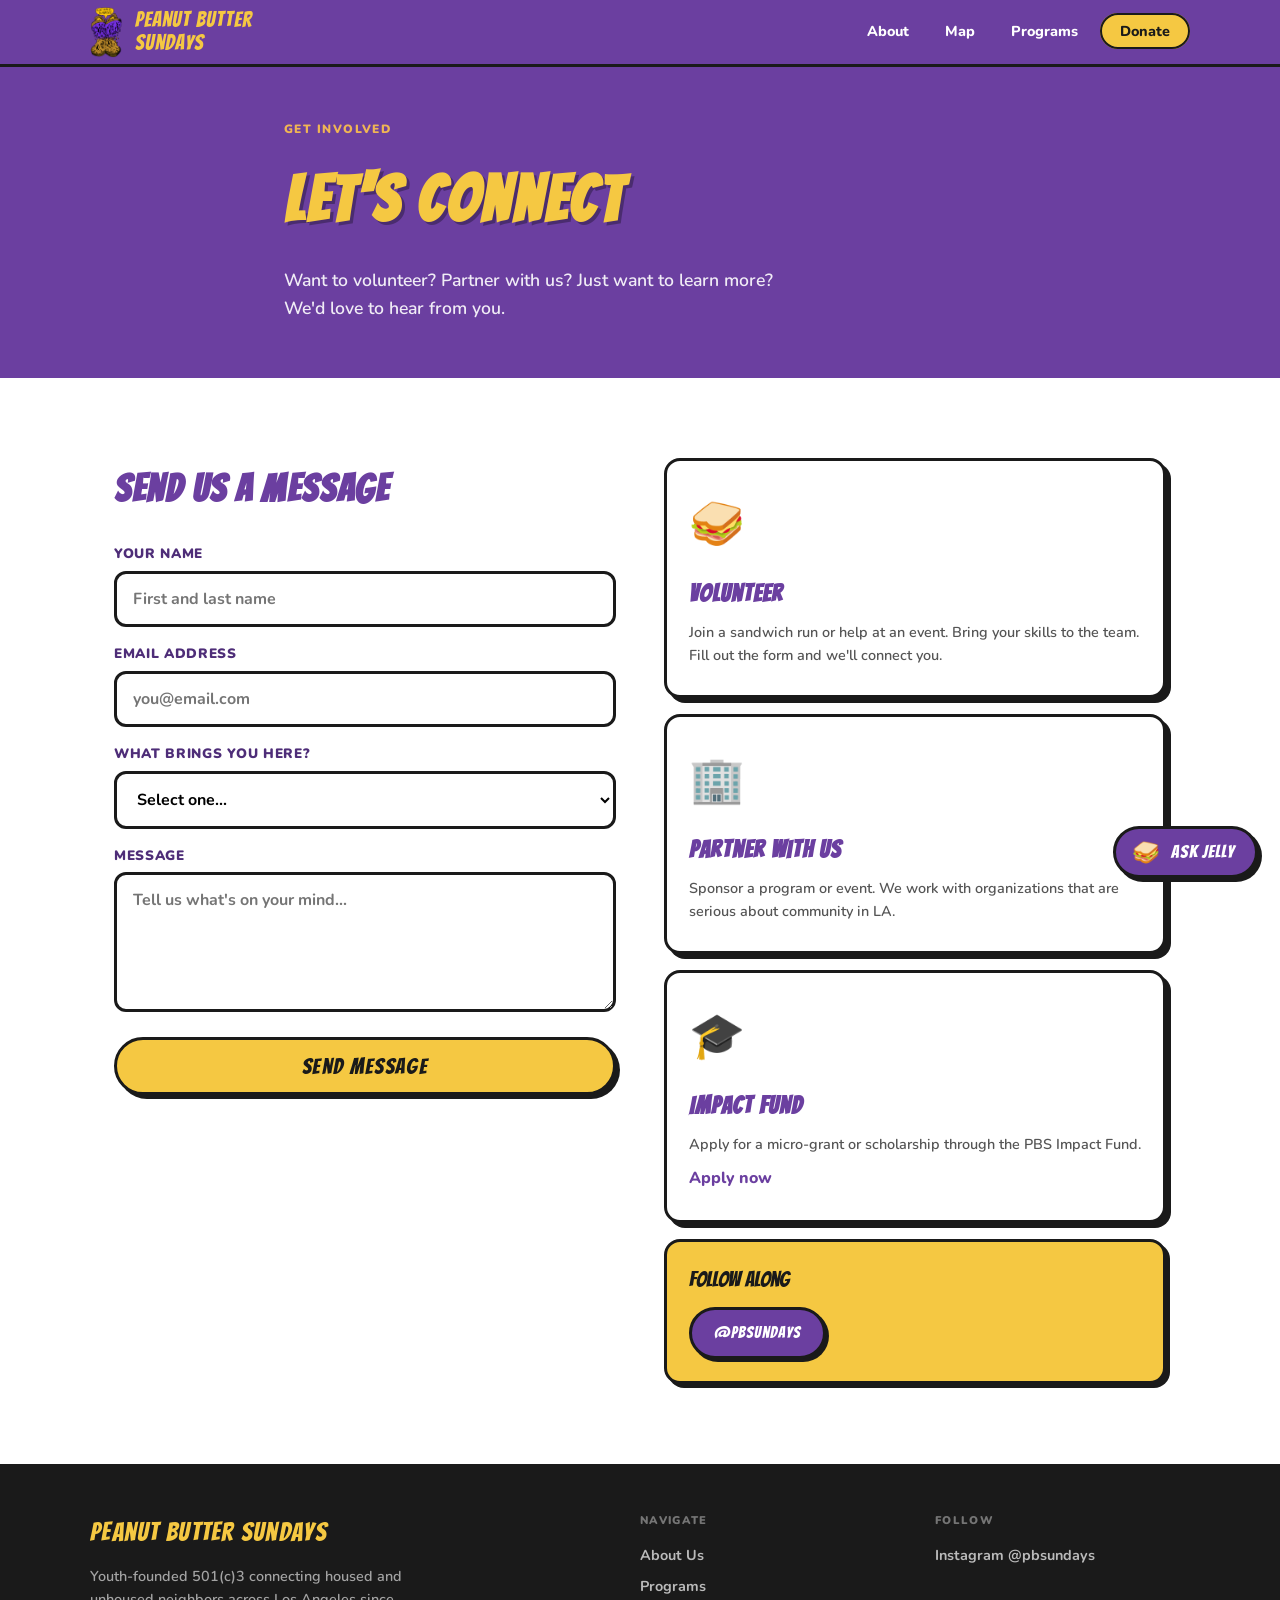
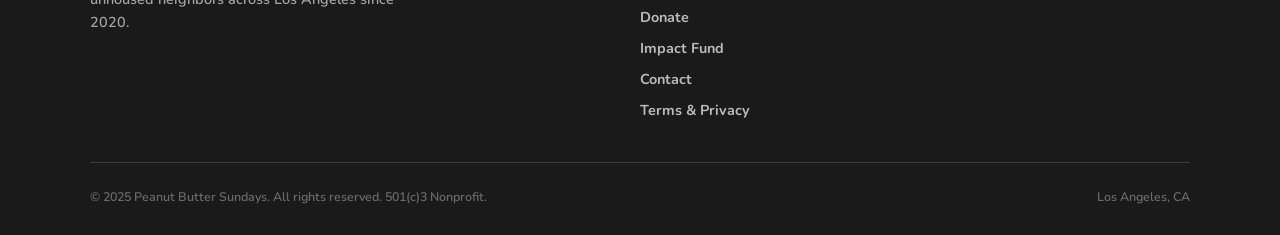
<file: contact/index.html>
<!DOCTYPE html>
<html lang="en">
<head>
  <meta charset="UTF-8" />
  <meta name="viewport" content="width=device-width, initial-scale=1.0, interactive-widget=resizes-content" />
  <title>Contact — Peanut Butter Sundays</title>
  <meta name="description" content="Get in touch with Peanut Butter Sundays. Volunteer, partner with us, or ask about the Impact Fund." />
  <link rel="icon" type="image/svg+xml" href="/images/favicon.svg" />
  <link rel="stylesheet" href="/css/main.css" />
  <link rel="stylesheet" href="/css/jelly.css?v=9" />
  <style>
    .contact-form input,
    .contact-form textarea,
    .contact-form select {
      width: 100%;
      padding: 14px 16px;
      border: 3px solid var(--black);
      border-radius: 12px;
      font-family: 'Nunito', sans-serif;
      font-weight: 700;
      font-size: 1rem;
      margin-bottom: 16px;
      outline: none;
      background: var(--white);
      transition: border-color 0.15s;
    }
    .contact-form input:focus,
    .contact-form textarea:focus,
    .contact-form select:focus {
      border-color: var(--purple);
    }
    .contact-form textarea {
      height: 140px;
      resize: vertical;
    }
    .contact-form label {
      display: block;
      font-weight: 900;
      font-size: 0.85rem;
      color: var(--purple-dark);
      margin-bottom: 6px;
      text-transform: uppercase;
      letter-spacing: 0.05em;
    }
  </style>
</head>
<body>

<!-- NAV -->
<nav class="nav">
  <div class="nav-inner">
    <a href="/" class="nav-logo">
      <img src="/images/logo.png" alt="Peanut Butter Sundays logo" />
      <span class="nav-logo-text">Peanut Butter<br>Sundays</span>
    </a>
    <button class="nav-toggle" id="navToggle" aria-label="Toggle navigation">
      <span></span><span></span><span></span>
    </button>
    <ul class="nav-links" id="navLinks">
      <li><a href="/about">About</a></li>
      <li><a href="/map">Map</a></li>
      <li><a href="/#programs">Programs</a></li>
      <li><a href="/donate" class="btn-nav-cta">Donate</a></li>
    </ul>
  </div>
</nav>

<!-- HERO -->
<section style="background:var(--purple); padding:56px 24px;">
  <div class="container-narrow">
    <span style="font-family:'Nunito',sans-serif; font-weight:900; font-size:0.75rem; text-transform:uppercase; letter-spacing:0.12em; color:var(--amber-light); display:block; margin-bottom:10px;">Get Involved</span>
    <h1 style="font-size:4rem; color:var(--yellow); text-shadow:3px 3px 0 rgba(0,0,0,0.3); margin-bottom:14px;">Let's Connect</h1>
    <p style="font-size:1.1rem; color:rgba(255,255,255,0.9); font-weight:600; max-width:500px;">
      Want to volunteer? Partner with us? Just want to learn more? We'd love to hear from you.
    </p>
  </div>
</section>

<!-- CONTACT SECTION -->
<section class="section">
  <div class="container" style="display:grid; grid-template-columns:1fr 1fr; gap:48px; align-items:start;">

    <!-- Form -->
    <div>
      <h2 style="font-size:2.4rem; color:var(--purple); margin-bottom:24px;">Send Us a Message</h2>
      <form class="contact-form" name="contact" method="POST" netlify netlify-honeypot="bot-field" action="/contact/thanks/">
        <input type="hidden" name="form-name" value="contact" />
        <p style="display:none;"><input name="bot-field" /></p>

        <div>
          <label for="name">Your Name</label>
          <input type="text" id="name" name="name" placeholder="First and last name" required />
        </div>

        <div>
          <label for="email">Email Address</label>
          <input type="email" id="email" name="email" placeholder="you@email.com" required />
        </div>

        <div>
          <label for="reason">What brings you here?</label>
          <select id="reason" name="reason">
            <option value="">Select one...</option>
            <option value="volunteer">I want to volunteer</option>
            <option value="donate">Questions about donating</option>
            <option value="impact-fund">Impact Fund / grants</option>
            <option value="partnership">Corporate partnership</option>
            <option value="media">Media / press inquiry</option>
            <option value="other">Something else</option>
          </select>
        </div>

        <div>
          <label for="message">Message</label>
          <textarea id="message" name="message" placeholder="Tell us what's on your mind..." required></textarea>
        </div>

        <button type="submit" class="btn btn-primary" style="width:100%; font-size:1.4rem;">Send Message</button>
      </form>
    </div>

    <!-- Info cards -->
    <div style="display:flex; flex-direction:column; gap:16px;">
      <div class="program-card">
        <span class="program-icon">🥪</span>
        <h3>Volunteer</h3>
        <p>Join a sandwich run or help at an event. Bring your skills to the team. Fill out the form and we'll connect you.</p>
      </div>
      <div class="program-card">
        <span class="program-icon">🏢</span>
        <h3>Partner With Us</h3>
        <p>Sponsor a program or event. We work with organizations that are serious about community in LA.</p>
      </div>
      <div class="program-card">
        <span class="program-icon">🎓</span>
        <h3>Impact Fund</h3>
        <p>Apply for a micro-grant or scholarship through the PBS Impact Fund.</p>
        <a href="https://forms.gle/TpRkMrCLJdpK8mLRA" target="_blank" rel="noopener" style="display:inline-block; margin-top:10px; font-weight:800; color:var(--purple); text-decoration:none;">Apply now</a>
      </div>
      <div style="background:var(--yellow); border:3px solid var(--black); border-radius:16px; padding:22px; box-shadow:4px 4px 0 var(--black);">
        <p style="font-family:'Bangers',cursive; font-size:1.3rem; color:var(--black); margin-bottom:4px;">Follow Along</p>
        <div style="display:flex; gap:12px; flex-wrap:wrap; margin-top:10px;">
          <a href="https://www.instagram.com/pbsundays" target="_blank" rel="noopener" class="btn btn-purple btn-sm">@pbsundays</a>
        </div>
      </div>
    </div>

  </div>
</section>

<!-- FOOTER -->
<footer class="footer">
  <div class="footer-inner">
    <div class="footer-brand">
      <div class="footer-logo">Peanut Butter Sundays</div>
      <p>Youth-founded 501(c)3 connecting housed and unhoused neighbors across Los Angeles since 2020.</p>
    </div>
    <div class="footer-col">
      <h4>Navigate</h4>
      <a href="/about">About Us</a>
      <a href="/#programs">Programs</a>
      <a href="/donate">Donate</a>
      <a href="/donate#impact-fund">Impact Fund</a>
      <a href="/contact">Contact</a>
      <a href="/legal/">Terms &amp; Privacy</a>
    </div>
    <div class="footer-col">
      <h4>Follow</h4>
      <a href="https://www.instagram.com/pbsundays" target="_blank" rel="noopener">Instagram @pbsundays</a>
    </div>
  </div>
  <div class="footer-bottom">
    <p>© 2025 Peanut Butter Sundays. All rights reserved. 501(c)3 Nonprofit.</p>
    <p>Los Angeles, CA</p>
  </div>
</footer>

<script>
  document.getElementById('navToggle').addEventListener('click', function() {
    document.getElementById('navLinks').classList.toggle('open');
  });

  (function() {
    var beat = new Audio('/images/pbs-beat.m4a');
    beat.loop = true;
    var logo = document.querySelector('.nav-logo');
    logo.addEventListener('click', function(e) {
      e.preventDefault();
      if (beat.paused) {
        beat.play();
        logo.style.opacity = '0.75';
      } else {
        beat.pause();
        beat.currentTime = 0;
        logo.style.opacity = '1';
      }
    });
  })();
</script>

<!-- Jelly chat widget -->
<script src="/js/jelly.js?v=9" defer></script>

</body>
</html>
</file>
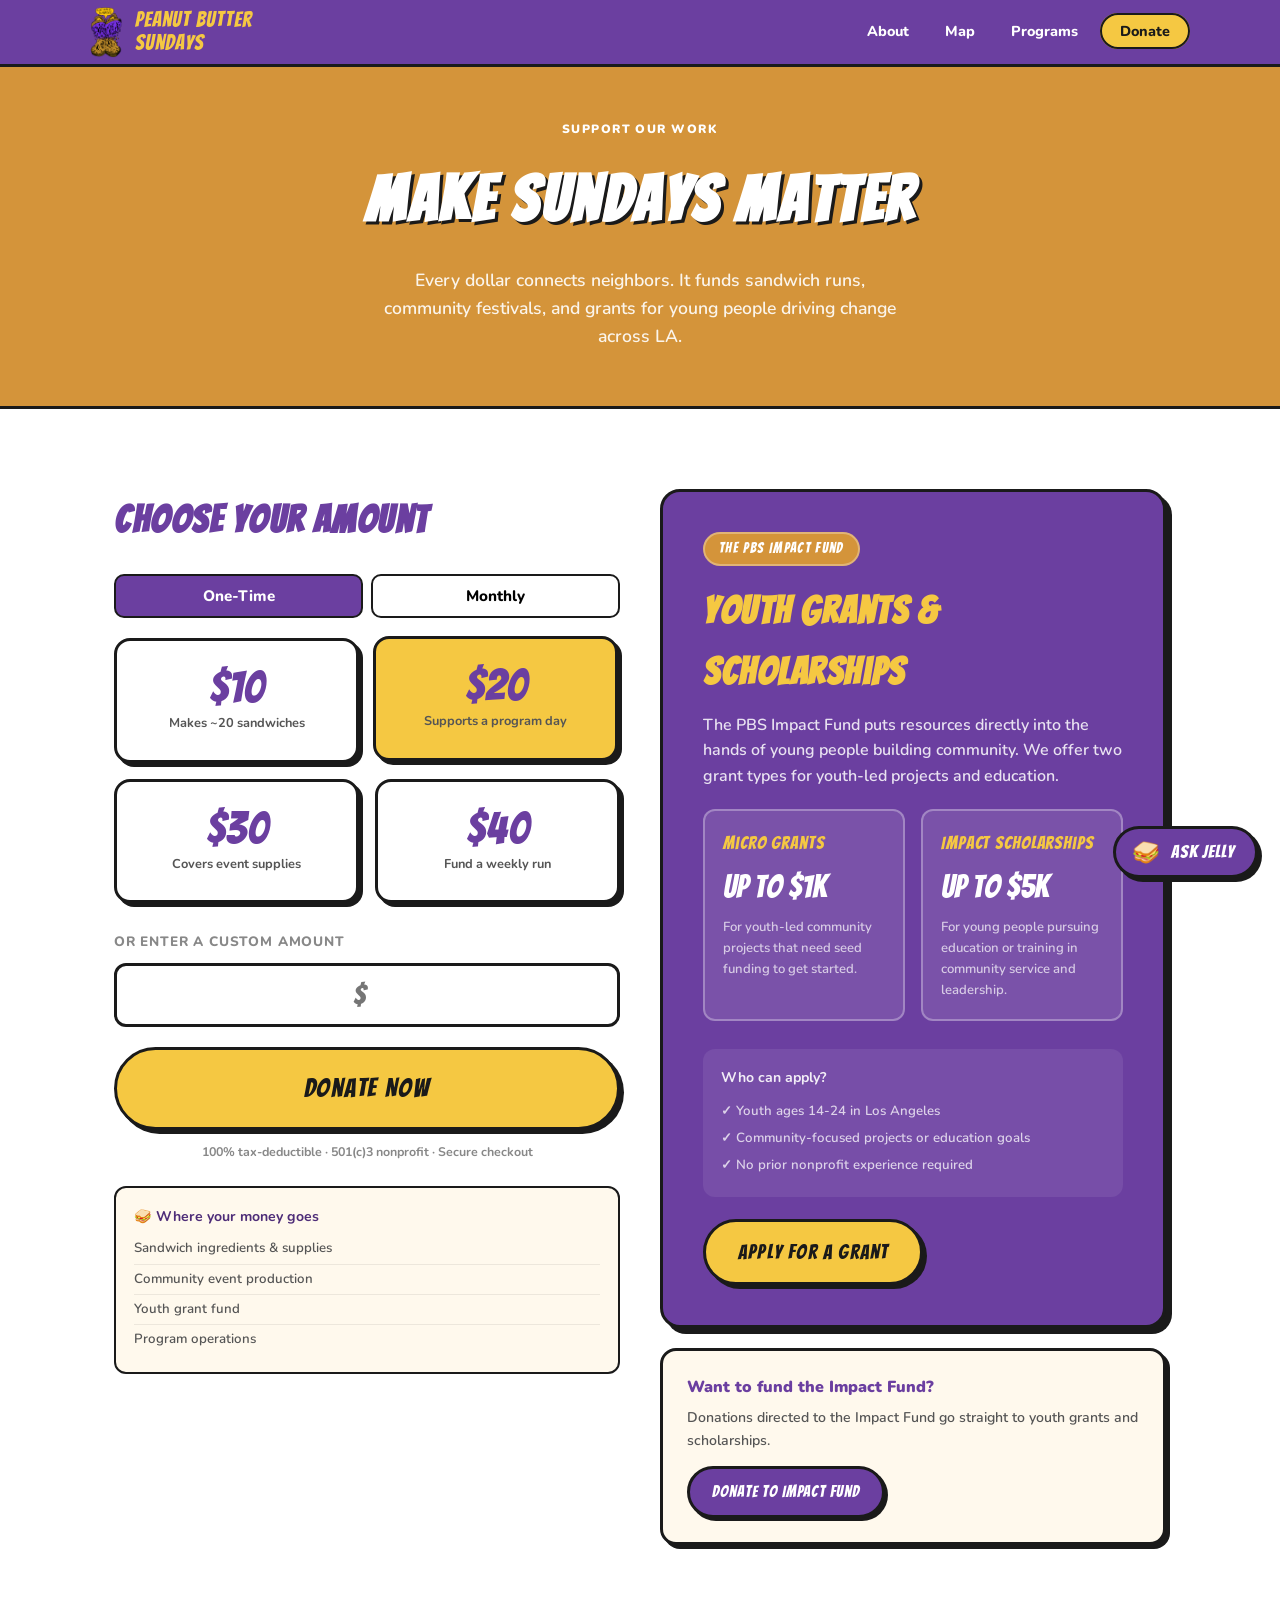
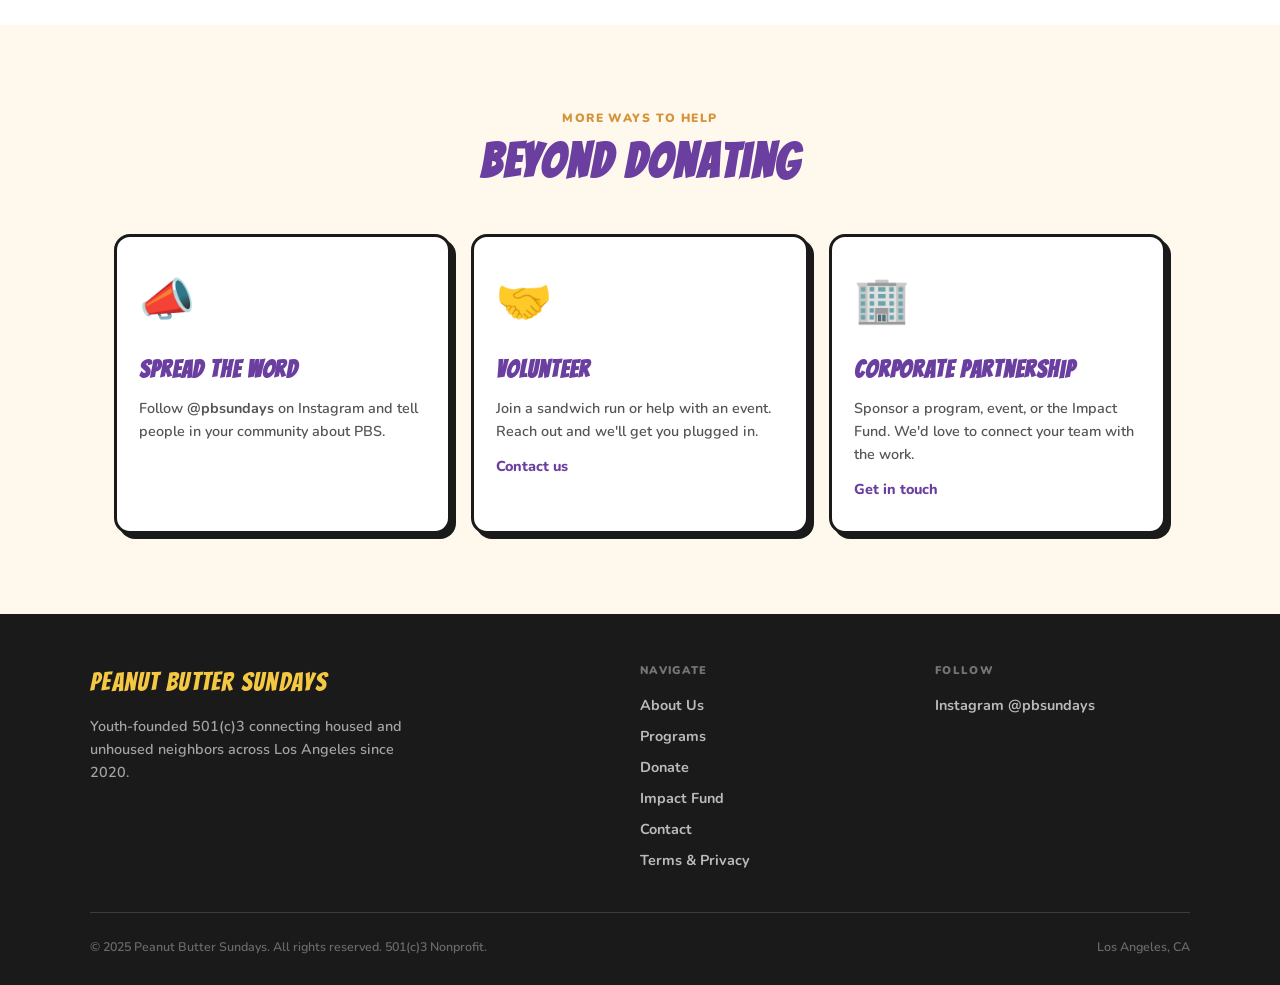
<file: donate/index.html>
<!DOCTYPE html>
<html lang="en">
<head>
  <meta charset="UTF-8" />
  <meta name="viewport" content="width=device-width, initial-scale=1.0, interactive-widget=resizes-content" />
  <title>Donate — Peanut Butter Sundays</title>
  <meta name="description" content="Support Peanut Butter Sundays with a tax-deductible donation. Fund sandwich runs, community events, and youth grants across Los Angeles." />
  <link rel="icon" type="image/svg+xml" href="/images/favicon.svg" />
  <link rel="stylesheet" href="/css/main.css" />
  <link rel="stylesheet" href="/css/jelly.css?v=9" />
  <style>
    .freq-toggle { display:flex; gap:8px; margin-bottom:20px; }
    .freq-btn {
      flex:1; padding:10px; text-align:center; border:2px solid var(--black);
      border-radius:10px; font-family:'Nunito',sans-serif; font-weight:800;
      font-size:0.95rem; cursor:pointer; background:var(--white); transition:background 0.15s;
    }
    .freq-btn.active { background:var(--purple); color:var(--white); }
    .custom-amount {
      width:100%; padding:14px 16px; border:3px solid var(--black); border-radius:12px;
      font-family:'Bangers',cursive; font-size:1.8rem; color:var(--purple);
      margin-top:4px; outline:none; text-align:center;
    }
    .custom-amount:focus { border-color:var(--purple); }
    .donate-cta-btn {
      display:block; width:100%; padding:18px; text-align:center;
      background:var(--yellow); border:3px solid var(--black); border-radius:50px;
      font-family:'Bangers',cursive; font-size:1.6rem; letter-spacing:0.06em;
      color:var(--black); cursor:pointer; box-shadow:4px 4px 0 var(--black);
      transition:transform 0.1s, box-shadow 0.1s; text-decoration:none;
      margin-top:20px;
    }
    .donate-cta-btn:hover { background:var(--amber-light); transform:translate(-1px,-1px); box-shadow:5px 5px 0 var(--black); }
    .tax-note { font-size:0.78rem; color:#888; font-weight:700; text-align:center; margin-top:12px; }
  </style>
</head>
<body>

<!-- NAV -->
<nav class="nav">
  <div class="nav-inner">
    <a href="/" class="nav-logo">
      <img src="/images/logo.png" alt="Peanut Butter Sundays logo" />
      <span class="nav-logo-text">Peanut Butter<br>Sundays</span>
    </a>
    <button class="nav-toggle" id="navToggle" aria-label="Toggle navigation">
      <span></span><span></span><span></span>
    </button>
    <ul class="nav-links" id="navLinks">
      <li><a href="/about">About</a></li>
      <li><a href="/map">Map</a></li>
      <li><a href="/#programs">Programs</a></li>
      <li><a href="/donate" class="btn-nav-cta">Donate</a></li>
    </ul>
  </div>
</nav>

<!-- HERO -->
<section style="background:var(--amber); padding:56px 24px; border-bottom:3px solid var(--black);">
  <div class="container-narrow text-center">
    <span style="font-family:'Nunito',sans-serif; font-weight:900; font-size:0.75rem; text-transform:uppercase; letter-spacing:0.12em; color:var(--white); display:block; margin-bottom:10px;">Support Our Work</span>
    <h1 style="font-size:4rem; color:var(--white); text-shadow:3px 3px 0 var(--black); margin-bottom:14px;">Make Sundays Matter</h1>
    <p style="font-size:1.1rem; font-weight:600; color:rgba(255,255,255,0.9); max-width:540px; margin:0 auto;">
      Every dollar connects neighbors. It funds sandwich runs, community festivals, and grants for young people driving change across LA.
    </p>
  </div>
</section>

<!-- DONATE + IMPACT FUND SECTION -->
<section class="section">
  <div class="container" style="display:grid; grid-template-columns:1fr 1fr; gap:40px; align-items:start;">

    <!-- Donation Widget -->
    <div>
      <h2 style="font-size:2.4rem; color:var(--purple); margin-bottom:24px;">Choose Your Amount</h2>

      <div class="freq-toggle" id="freqToggle">
        <button class="freq-btn active" data-freq="one-time">One-Time</button>
        <button class="freq-btn" data-freq="monthly">Monthly</button>
      </div>

      <div class="donate-grid">
        <div class="donate-amount" data-amount="10">
          <span class="amount">$10</span>
          <span class="desc">Makes ~20 sandwiches</span>
        </div>
        <div class="donate-amount" data-amount="20">
          <span class="amount">$20</span>
          <span class="desc">Supports a program day</span>
        </div>
        <div class="donate-amount" data-amount="30">
          <span class="amount">$30</span>
          <span class="desc">Covers event supplies</span>
        </div>
        <div class="donate-amount" data-amount="40">
          <span class="amount">$40</span>
          <span class="desc">Fund a weekly run</span>
        </div>
      </div>

      <p style="font-size:0.85rem; font-weight:800; color:#888; margin:16px 0 6px; text-transform:uppercase; letter-spacing:0.06em;">Or enter a custom amount</p>
      <input type="number" class="custom-amount" id="customAmount" placeholder="$" min="1" />

      <a id="donateBtn" href="https://donate.stripe.com/placeholder" target="_blank" rel="noopener" class="donate-cta-btn">
        Donate Now
      </a>
      <p class="tax-note">100% tax-deductible · 501(c)3 nonprofit · Secure checkout</p>

      <div style="background:var(--cream); border:2px solid var(--black); border-radius:12px; padding:18px; margin-top:24px;">
        <p style="font-size:0.88rem; font-weight:700; color:var(--purple-dark); margin-bottom:6px;">🥪 Where your money goes</p>
        <ul style="list-style:none; padding:0; margin:0;">
          <li style="font-size:0.83rem; color:#555; font-weight:600; padding:4px 0; border-bottom:1px solid rgba(0,0,0,0.07);">Sandwich ingredients & supplies</li>
          <li style="font-size:0.83rem; color:#555; font-weight:600; padding:4px 0; border-bottom:1px solid rgba(0,0,0,0.07);">Community event production</li>
          <li style="font-size:0.83rem; color:#555; font-weight:600; padding:4px 0; border-bottom:1px solid rgba(0,0,0,0.07);">Youth grant fund</li>
          <li style="font-size:0.83rem; color:#555; font-weight:600; padding:4px 0;">Program operations</li>
        </ul>
      </div>
    </div>

    <!-- Impact Fund -->
    <div id="impact-fund">
      <div class="impact-fund-box">
        <span style="display:inline-block; background:var(--amber); color:var(--white); font-family:'Bangers',cursive; font-size:0.85rem; letter-spacing:0.1em; padding:4px 14px; border-radius:20px; border:2px solid rgba(255,255,255,0.3); margin-bottom:14px;">The PBS Impact Fund</span>
        <h3>Youth Grants & Scholarships</h3>
        <p>The PBS Impact Fund puts resources directly into the hands of young people building community. We offer two grant types for youth-led projects and education.</p>

        <div class="fund-types">
          <div class="fund-type">
            <span class="fund-label">Micro Grants</span>
            <span class="fund-amount">Up to $1K</span>
            <p>For youth-led community projects that need seed funding to get started.</p>
          </div>
          <div class="fund-type">
            <span class="fund-label">Impact Scholarships</span>
            <span class="fund-amount">Up to $5K</span>
            <p>For young people pursuing education or training in community service and leadership.</p>
          </div>
        </div>

        <div style="background:rgba(255,255,255,0.08); border-radius:12px; padding:18px; margin-bottom:22px;">
          <p style="font-size:0.88rem; color:rgba(255,255,255,0.9); font-weight:700; margin-bottom:8px;">Who can apply?</p>
          <ul style="list-style:none; padding:0; margin:0;">
            <li style="font-size:0.83rem; color:rgba(255,255,255,0.75); font-weight:600; padding:3px 0;">✓ Youth ages 14-24 in Los Angeles</li>
            <li style="font-size:0.83rem; color:rgba(255,255,255,0.75); font-weight:600; padding:3px 0;">✓ Community-focused projects or education goals</li>
            <li style="font-size:0.83rem; color:rgba(255,255,255,0.75); font-weight:600; padding:3px 0;">✓ No prior nonprofit experience required</li>
          </ul>
        </div>

        <a
          href="https://forms.gle/TpRkMrCLJdpK8mLRA"
          target="_blank"
          rel="noopener"
          class="btn btn-primary"
          style="display:inline-block;"
        >
          Apply for a Grant
        </a>
      </div>

      <div style="margin-top:20px; background:var(--cream); border:3px solid var(--black); border-radius:16px; padding:24px; box-shadow:4px 4px 0 var(--black);">
        <p style="font-weight:900; color:var(--purple); margin-bottom:6px;">Want to fund the Impact Fund?</p>
        <p style="font-size:0.88rem; color:#555; font-weight:600; margin-bottom:14px;">Donations directed to the Impact Fund go straight to youth grants and scholarships.</p>
        <a href="https://donate.stripe.com/placeholder?note=impact-fund" target="_blank" rel="noopener" class="btn btn-purple btn-sm">Donate to Impact Fund</a>
      </div>
    </div>

  </div>
</section>

<!-- OTHER WAYS TO HELP -->
<section class="section section-cream">
  <div class="container">
    <div class="section-header">
      <span class="eyebrow">More Ways to Help</span>
      <h2>Beyond Donating</h2>
    </div>
    <div style="display:grid; grid-template-columns:repeat(auto-fit, minmax(220px, 1fr)); gap:20px;">
      <div class="program-card">
        <span class="program-icon">📣</span>
        <h3>Spread the Word</h3>
        <p>Follow <strong>@pbsundays</strong> on Instagram and tell people in your community about PBS.</p>
      </div>
      <div class="program-card">
        <span class="program-icon">🤝</span>
        <h3>Volunteer</h3>
        <p>Join a sandwich run or help with an event. Reach out and we'll get you plugged in.</p>
        <a href="/contact" style="display:inline-block; margin-top:12px; font-weight:800; color:var(--purple); text-decoration:none; font-size:0.9rem;">Contact us</a>
      </div>
      <div class="program-card">
        <span class="program-icon">🏢</span>
        <h3>Corporate Partnership</h3>
        <p>Sponsor a program, event, or the Impact Fund. We'd love to connect your team with the work.</p>
        <a href="/contact" style="display:inline-block; margin-top:12px; font-weight:800; color:var(--purple); text-decoration:none; font-size:0.9rem;">Get in touch</a>
      </div>
    </div>
  </div>
</section>

<!-- FOOTER -->
<footer class="footer">
  <div class="footer-inner">
    <div class="footer-brand">
      <div class="footer-logo">Peanut Butter Sundays</div>
      <p>Youth-founded 501(c)3 connecting housed and unhoused neighbors across Los Angeles since 2020.</p>
    </div>
    <div class="footer-col">
      <h4>Navigate</h4>
      <a href="/about">About Us</a>
      <a href="/#programs">Programs</a>
      <a href="/donate">Donate</a>
      <a href="/donate#impact-fund">Impact Fund</a>
      <a href="/contact">Contact</a>
      <a href="/legal/">Terms &amp; Privacy</a>
    </div>
    <div class="footer-col">
      <h4>Follow</h4>
      <a href="https://www.instagram.com/pbsundays" target="_blank" rel="noopener">Instagram @pbsundays</a>
    </div>
  </div>
  <div class="footer-bottom">
    <p>© 2025 Peanut Butter Sundays. All rights reserved. 501(c)3 Nonprofit.</p>
    <p>Los Angeles, CA</p>
  </div>
</footer>

<script>
  // Nav toggle
  document.getElementById('navToggle').addEventListener('click', function() {
    document.getElementById('navLinks').classList.toggle('open');
  });

  (function() {
    var beat = new Audio('/images/pbs-beat.m4a');
    beat.loop = true;
    var logo = document.querySelector('.nav-logo');
    logo.addEventListener('click', function(e) {
      e.preventDefault();
      if (beat.paused) {
        beat.play();
        logo.style.opacity = '0.75';
      } else {
        beat.pause();
        beat.currentTime = 0;
        logo.style.opacity = '1';
      }
    });
  })();

  // Frequency toggle
  document.querySelectorAll('.freq-btn').forEach(btn => {
    btn.addEventListener('click', function() {
      document.querySelectorAll('.freq-btn').forEach(b => b.classList.remove('active'));
      this.classList.add('active');
    });
  });

  // Amount selection
  let selectedAmount = 20;
  document.querySelectorAll('.donate-amount').forEach(card => {
    card.addEventListener('click', function() {
      document.querySelectorAll('.donate-amount').forEach(c => c.classList.remove('active'));
      this.classList.add('active');
      selectedAmount = parseInt(this.dataset.amount);
      document.getElementById('customAmount').value = '';
      updateDonateBtn();
    });
  });

  document.getElementById('customAmount').addEventListener('input', function() {
    document.querySelectorAll('.donate-amount').forEach(c => c.classList.remove('active'));
    if (this.value) selectedAmount = parseInt(this.value);
    updateDonateBtn();
  });

  function updateDonateBtn() {
    // When Stripe/donation processor is set up, update URL with amount parameter
    console.log('Selected amount: $' + selectedAmount);
  }

  // Set default active
  document.querySelector('[data-amount="20"]').classList.add('active');
</script>

<!-- Jelly chat widget -->
<script src="/js/jelly.js?v=9" defer></script>

</body>
</html>
</file>
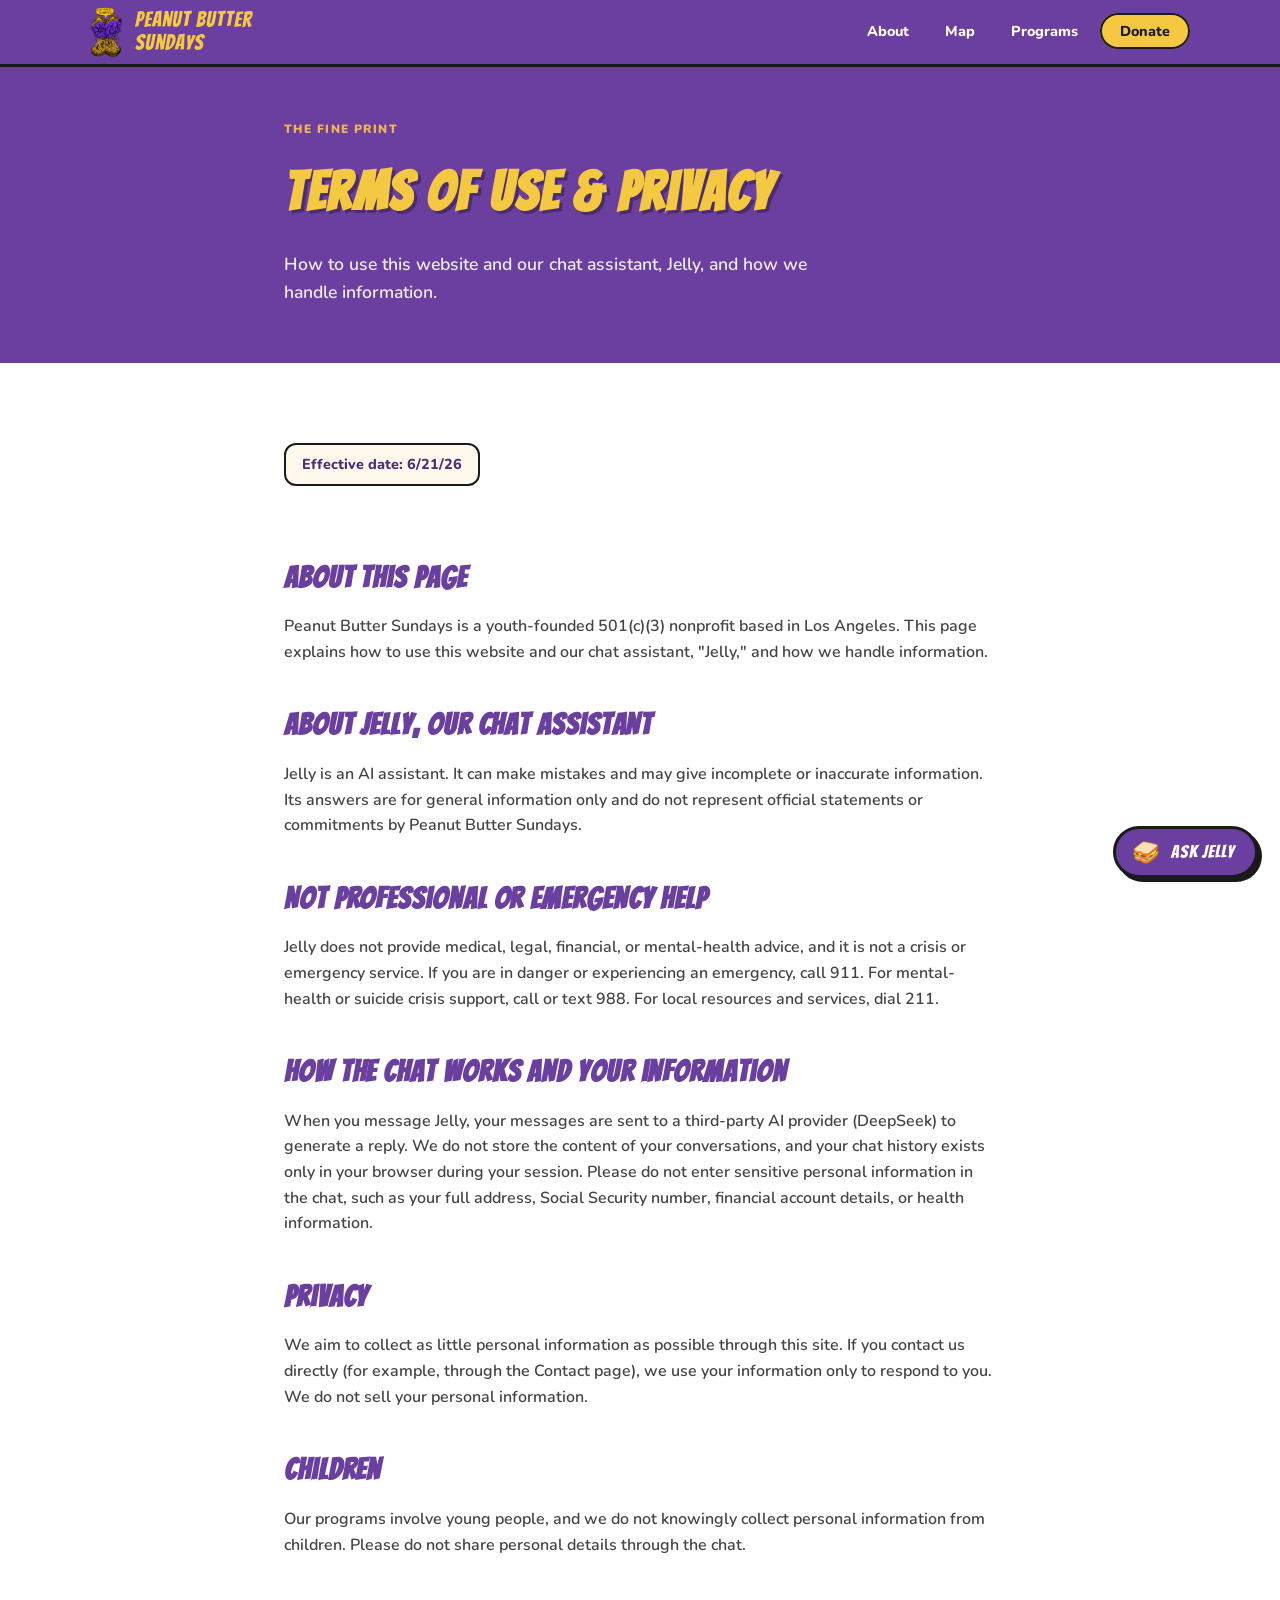
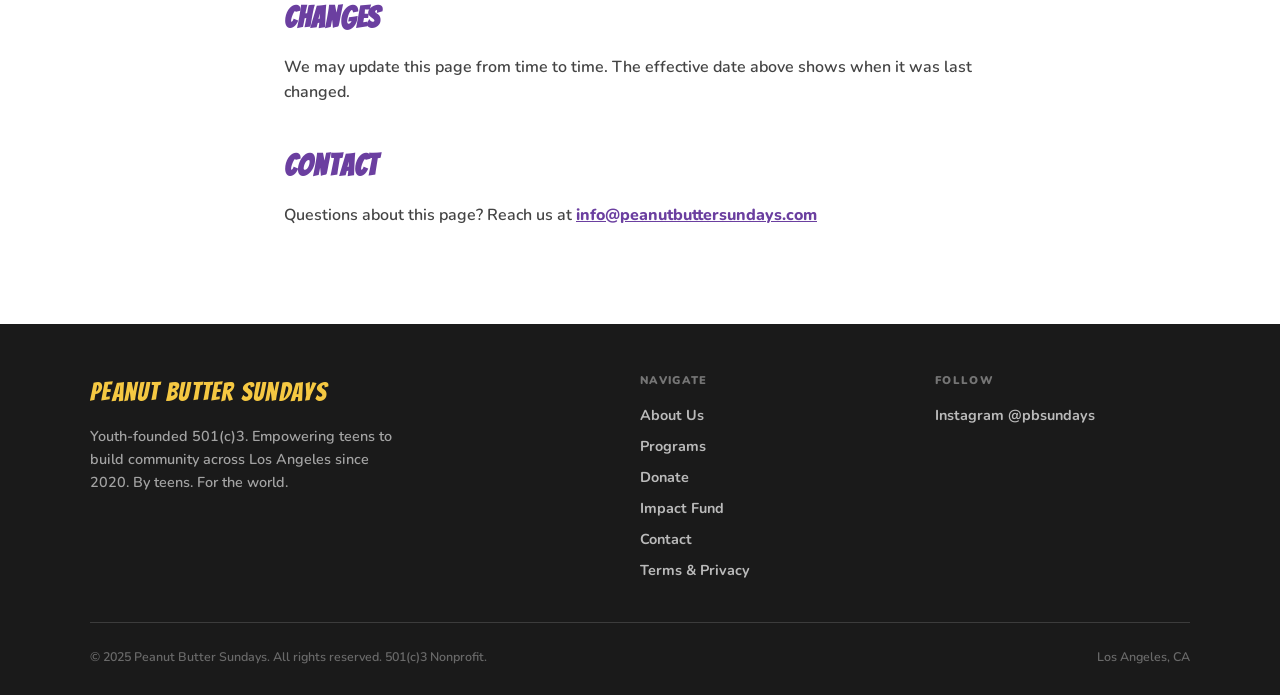
<file: legal/index.html>
<!DOCTYPE html>
<html lang="en">
<head>
  <meta charset="UTF-8" />
  <meta name="viewport" content="width=device-width, initial-scale=1.0, interactive-widget=resizes-content" />
  <title>Terms of Use &amp; Privacy — Peanut Butter Sundays</title>
  <meta name="description" content="Terms of Use and Privacy for the Peanut Butter Sundays website and our chat assistant, Jelly." />
  <link rel="icon" type="image/svg+xml" href="/images/favicon.svg" />
  <link rel="stylesheet" href="/css/main.css" />
  <link rel="stylesheet" href="/css/jelly.css?v=9" />
  <style>
    .legal-content h2 {
      font-family: 'Bangers', cursive;
      font-size: 1.9rem;
      color: var(--purple);
      letter-spacing: 0.03em;
      margin: 36px 0 12px;
    }
    .legal-content h2:first-child {
      margin-top: 0;
    }
    .legal-content p {
      font-size: 1rem;
      font-weight: 600;
      color: #444;
      margin-bottom: 16px;
    }
    .legal-content a {
      color: var(--purple);
      font-weight: 800;
      text-decoration: underline;
    }
    .legal-content a:hover {
      color: var(--purple-dark);
    }
    .legal-effective {
      display: inline-block;
      background: var(--cream);
      border: 2px solid var(--black);
      border-radius: 12px;
      padding: 8px 16px;
      font-weight: 800;
      font-size: 0.9rem;
      color: var(--purple-dark);
      margin-bottom: 32px;
    }
  </style>
</head>
<body>

<!-- NAV -->
<nav class="nav">
  <div class="nav-inner">
    <a href="/" class="nav-logo">
      <img src="/images/logo.png" alt="Peanut Butter Sundays logo" />
      <span class="nav-logo-text">Peanut Butter<br>Sundays</span>
    </a>
    <button class="nav-toggle" id="navToggle" aria-label="Toggle navigation">
      <span></span><span></span><span></span>
    </button>
    <ul class="nav-links" id="navLinks">
      <li><a href="/about">About</a></li>
      <li><a href="/map">Map</a></li>
      <li><a href="/#programs">Programs</a></li>
      <li><a href="/donate" class="btn-nav-cta">Donate</a></li>
    </ul>
  </div>
</nav>

<!-- HERO -->
<section style="background:var(--purple); padding:56px 24px;">
  <div class="container-narrow">
    <span style="font-family:'Nunito',sans-serif; font-weight:900; font-size:0.75rem; text-transform:uppercase; letter-spacing:0.12em; color:var(--amber-light); display:block; margin-bottom:10px;">The Fine Print</span>
    <h1 style="font-size:3.4rem; color:var(--yellow); text-shadow:3px 3px 0 rgba(0,0,0,0.3); margin-bottom:14px;">Terms of Use &amp; Privacy</h1>
    <p style="font-size:1.1rem; color:rgba(255,255,255,0.9); font-weight:600; max-width:540px;">
      How to use this website and our chat assistant, Jelly, and how we handle information.
    </p>
  </div>
</section>

<!-- CONTENT -->
<section class="section">
  <div class="container-narrow legal-content">

    <span class="legal-effective">Effective date: 6/21/26</span>

    <h2>About this page</h2>
    <p>Peanut Butter Sundays is a youth-founded 501(c)(3) nonprofit based in Los Angeles. This page explains how to use this website and our chat assistant, "Jelly," and how we handle information.</p>

    <h2>About Jelly, our chat assistant</h2>
    <p>Jelly is an AI assistant. It can make mistakes and may give incomplete or inaccurate information. Its answers are for general information only and do not represent official statements or commitments by Peanut Butter Sundays.</p>

    <h2>Not professional or emergency help</h2>
    <p>Jelly does not provide medical, legal, financial, or mental-health advice, and it is not a crisis or emergency service. If you are in danger or experiencing an emergency, call 911. For mental-health or suicide crisis support, call or text 988. For local resources and services, dial 211.</p>

    <h2>How the chat works and your information</h2>
    <p>When you message Jelly, your messages are sent to a third-party AI provider (DeepSeek) to generate a reply. We do not store the content of your conversations, and your chat history exists only in your browser during your session. Please do not enter sensitive personal information in the chat, such as your full address, Social Security number, financial account details, or health information.</p>

    <h2>Privacy</h2>
    <p>We aim to collect as little personal information as possible through this site. If you contact us directly (for example, through the Contact page), we use your information only to respond to you. We do not sell your personal information.</p>

    <h2>Children</h2>
    <p>Our programs involve young people, and we do not knowingly collect personal information from children. Please do not share personal details through the chat.</p>

    <h2>Changes</h2>
    <p>We may update this page from time to time. The effective date above shows when it was last changed.</p>

    <h2>Contact</h2>
    <p>Questions about this page? Reach us at <a href="mailto:info@peanutbuttersundays.com">info@peanutbuttersundays.com</a></p>

  </div>
</section>

<!-- FOOTER -->
<footer class="footer">
  <div class="footer-inner">
    <div class="footer-brand">
      <div class="footer-logo">Peanut Butter Sundays</div>
      <p>Youth-founded 501(c)3. Empowering teens to build community across Los Angeles since 2020. By teens. For the world.</p>
    </div>
    <div class="footer-col">
      <h4>Navigate</h4>
      <a href="/about">About Us</a>
      <a href="/#programs">Programs</a>
      <a href="/donate">Donate</a>
      <a href="/donate#impact-fund">Impact Fund</a>
      <a href="/contact">Contact</a>
      <a href="/legal/">Terms &amp; Privacy</a>
    </div>
    <div class="footer-col">
      <h4>Follow</h4>
      <a href="https://www.instagram.com/pbsundays" target="_blank" rel="noopener">Instagram @pbsundays</a>
    </div>
  </div>
  <div class="footer-bottom">
    <p>© 2025 Peanut Butter Sundays. All rights reserved. 501(c)3 Nonprofit.</p>
    <p>Los Angeles, CA</p>
  </div>
</footer>

<script>
  document.getElementById('navToggle').addEventListener('click', function() {
    document.getElementById('navLinks').classList.toggle('open');
  });
</script>

<!-- Jelly chat widget -->
<script src="/js/jelly.js?v=9" defer></script>

</body>
</html>
</file>
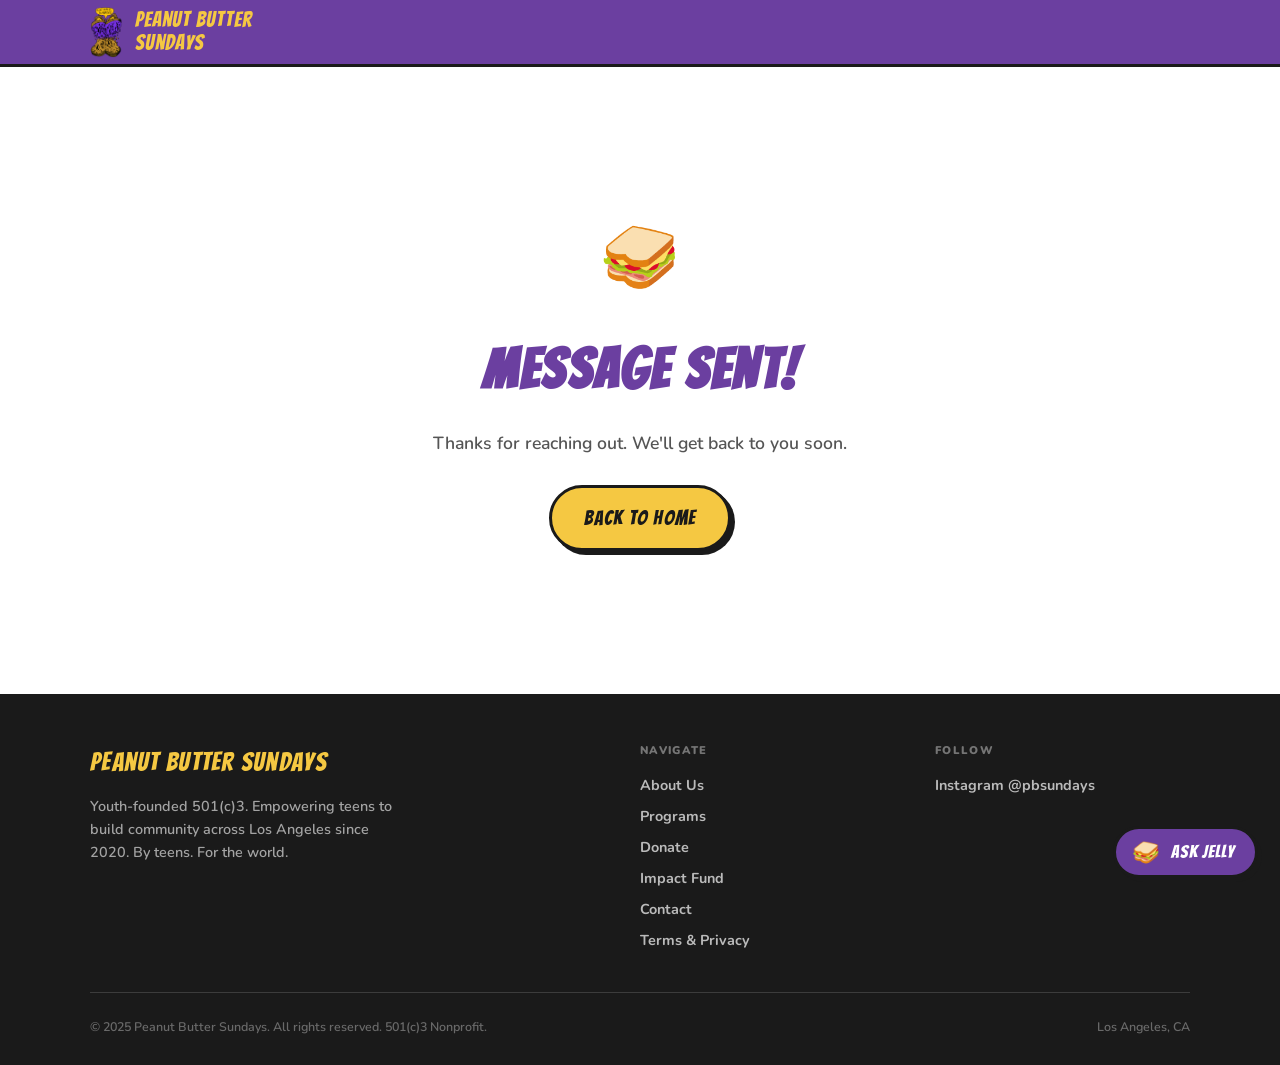
<file: contact/thanks/index.html>
<!DOCTYPE html>
<html lang="en">
<head>
  <meta charset="UTF-8" />
  <meta name="viewport" content="width=device-width, initial-scale=1.0, interactive-widget=resizes-content" />
  <title>Thanks — Peanut Butter Sundays</title>
  <link rel="stylesheet" href="/css/main.css" />
  <link rel="stylesheet" href="/css/jelly.css?v=9" />
</head>
<body>
<nav class="nav">
  <div class="nav-inner">
    <a href="/" class="nav-logo">
      <img src="/images/logo.png" alt="Peanut Butter Sundays logo" />
      <span class="nav-logo-text">Peanut Butter<br>Sundays</span>
    </a>
  </div>
</nav>
<section style="min-height:70vh; display:flex; align-items:center; justify-content:center; padding:40px 24px; text-align:center;">
  <div>
    <div style="font-size:4rem; margin-bottom:16px;">🥪</div>
    <h1 style="font-size:3.5rem; color:var(--purple); margin-bottom:14px;">Message Sent!</h1>
    <p style="font-size:1.1rem; font-weight:600; color:#555; margin-bottom:28px; max-width:420px; margin-left:auto; margin-right:auto;">Thanks for reaching out. We'll get back to you soon.</p>
    <a href="/" class="btn btn-primary">Back to Home</a>
  </div>
</section>

<!-- FOOTER -->
<footer class="footer">
  <div class="footer-inner">
    <div class="footer-brand">
      <div class="footer-logo">Peanut Butter Sundays</div>
      <p>Youth-founded 501(c)3. Empowering teens to build community across Los Angeles since 2020. By teens. For the world.</p>
    </div>
    <div class="footer-col">
      <h4>Navigate</h4>
      <a href="/about">About Us</a>
      <a href="/#programs">Programs</a>
      <a href="/donate">Donate</a>
      <a href="/donate#impact-fund">Impact Fund</a>
      <a href="/contact">Contact</a>
      <a href="/legal/">Terms &amp; Privacy</a>
    </div>
    <div class="footer-col">
      <h4>Follow</h4>
      <a href="https://www.instagram.com/pbsundays" target="_blank" rel="noopener">Instagram @pbsundays</a>
    </div>
  </div>
  <div class="footer-bottom">
    <p>© 2025 Peanut Butter Sundays. All rights reserved. 501(c)3 Nonprofit.</p>
    <p>Los Angeles, CA</p>
  </div>
</footer>

<!-- Jelly chat widget -->
<script src="/js/jelly.js?v=9" defer></script>

</body>
</html>
</file>
<file: css/main.css>
/* Peanut Butter Sundays — Brand CSS */
@import url('https://fonts.googleapis.com/css2?family=Bangers&family=Nunito:wght@400;600;700;800;900&family=Black+Han+Sans&display=swap');

:root {
  --purple: #6B3FA0;
  --purple-dark: #4E2D78;
  --purple-light: #9B6FD0;
  --amber: #D4943A;
  --amber-light: #F0B554;
  --yellow: #F5C842;
  --yellow-light: #FAE07A;
  --black: #1A1A1A;
  --white: #FFFFFF;
  --cream: #FFF9ED;
  --green: #4CAF50;
}

* { box-sizing: border-box; margin: 0; padding: 0; }

html { scroll-behavior: smooth; }

body {
  font-family: 'Nunito', sans-serif;
  color: var(--black);
  background: var(--white);
  line-height: 1.6;
}

/* Typography */
h1, h2, h3, .display {
  font-family: 'Bangers', cursive;
  letter-spacing: 0.04em;
}

/* Navigation */
.nav {
  background: var(--purple);
  padding: 0 24px;
  position: sticky;
  top: 0;
  z-index: 100;
  box-shadow: 0 3px 0 var(--black);
}

.nav-inner {
  max-width: 1100px;
  margin: 0 auto;
  display: flex;
  align-items: center;
  justify-content: space-between;
  height: 64px;
}

.nav-logo {
  display: flex;
  align-items: center;
  gap: 10px;
  text-decoration: none;
}

.nav-logo img {
  height: 52px;
  width: auto;
  object-fit: contain;
}

.nav-logo-text {
  font-family: 'Bangers', cursive;
  font-size: 1.3rem;
  color: var(--yellow);
  letter-spacing: 0.05em;
  line-height: 1.1;
}

.nav-links {
  display: flex;
  align-items: center;
  gap: 8px;
  list-style: none;
}

.nav-links a {
  font-family: 'Nunito', sans-serif;
  font-weight: 800;
  font-size: 0.9rem;
  color: var(--white);
  text-decoration: none;
  padding: 6px 14px;
  border-radius: 20px;
  transition: background 0.15s, color 0.15s;
}

.nav-links a:hover {
  background: rgba(255,255,255,0.15);
}

.nav-links .btn-nav-cta {
  background: var(--yellow);
  color: var(--black);
  border: 2px solid var(--black);
  padding: 6px 18px;
}

.nav-links .btn-nav-cta:hover {
  background: var(--amber);
  color: var(--white);
}

/* Buttons */
.btn {
  display: inline-block;
  font-family: 'Bangers', cursive;
  font-size: 1.25rem;
  letter-spacing: 0.06em;
  padding: 14px 32px;
  border-radius: 50px;
  border: 3px solid var(--black);
  text-decoration: none;
  cursor: pointer;
  transition: transform 0.1s, box-shadow 0.1s;
  box-shadow: 4px 4px 0 var(--black);
}

.btn:active {
  transform: translate(2px, 2px);
  box-shadow: 2px 2px 0 var(--black);
}

.btn-primary {
  background: var(--yellow);
  color: var(--black);
}

.btn-primary:hover {
  background: var(--amber-light);
}

.btn-purple {
  background: var(--purple);
  color: var(--white);
}

.btn-purple:hover {
  background: var(--purple-dark);
}

.btn-white {
  background: var(--white);
  color: var(--black);
}

.btn-white:hover {
  background: var(--cream);
}

.btn-sm {
  font-size: 1rem;
  padding: 10px 22px;
  box-shadow: 3px 3px 0 var(--black);
}

/* Container */
.container {
  max-width: 1100px;
  margin: 0 auto;
  padding: 0 24px;
}

.container-narrow {
  max-width: 760px;
  margin: 0 auto;
  padding: 0 24px;
}

/* Sections */
.section {
  padding: 80px 0;
}

.section-cream {
  background: var(--cream);
}

.section-purple {
  background: var(--purple);
  color: var(--white);
}

.section-yellow {
  background: var(--yellow);
}

.section-amber {
  background: var(--amber);
  color: var(--white);
}

/* Hero */
.hero {
  background: var(--purple);
  padding: 72px 24px 80px;
  position: relative;
  overflow: hidden;
}

.hero::before {
  content: '';
  position: absolute;
  bottom: -2px;
  left: 0;
  right: 0;
  height: 40px;
  background: var(--white);
  clip-path: polygon(0 100%, 100% 100%, 100% 40%, 50% 0%, 0 40%);
}

.hero-inner {
  max-width: 1100px;
  margin: 0 auto;
  display: grid;
  grid-template-columns: 1fr 1fr;
  gap: 60px;
  align-items: center;
}

.hero-text h1 {
  font-size: 4.5rem;
  color: var(--yellow);
  line-height: 0.95;
  margin-bottom: 20px;
  text-shadow: 4px 4px 0 var(--black);
}

.hero-text p {
  font-size: 1.15rem;
  color: var(--white);
  margin-bottom: 28px;
  font-weight: 600;
  max-width: 440px;
}

.hero-text .hero-year {
  display: inline-block;
  background: var(--amber);
  color: var(--white);
  font-family: 'Bangers', cursive;
  font-size: 1rem;
  letter-spacing: 0.1em;
  padding: 4px 14px;
  border-radius: 20px;
  border: 2px solid var(--black);
  margin-bottom: 18px;
}

.hero-video {
  position: relative;
}

.hero-video iframe,
.hero-video .video-placeholder {
  width: 100%;
  aspect-ratio: 16/9;
  border-radius: 12px;
  border: 4px solid var(--black);
  box-shadow: 8px 8px 0 var(--black);
  display: block;
}

.video-placeholder {
  background: var(--black);
  display: flex;
  align-items: center;
  justify-content: center;
  color: var(--white);
  font-family: 'Bangers', cursive;
  font-size: 1.5rem;
}

/* Impact Bar */
.impact-bar {
  background: var(--yellow);
  border-top: 3px solid var(--black);
  border-bottom: 3px solid var(--black);
  padding: 20px 24px;
}

.impact-bar-inner {
  max-width: 1100px;
  margin: 0 auto;
  display: flex;
  justify-content: space-around;
  flex-wrap: wrap;
  gap: 16px;
}

.impact-stat {
  text-align: center;
}

.impact-stat .num {
  font-family: 'Bangers', cursive;
  font-size: 2.6rem;
  color: var(--purple);
  line-height: 1;
  display: block;
}

.impact-stat .label {
  font-size: 0.78rem;
  font-weight: 800;
  text-transform: uppercase;
  letter-spacing: 0.05em;
  color: var(--black);
}

/* Program Cards */
.programs-grid {
  display: grid;
  grid-template-columns: repeat(auto-fit, minmax(200px, 1fr));
  gap: 20px;
}

.program-card {
  background: var(--white);
  border: 3px solid var(--black);
  border-radius: 16px;
  padding: 28px 22px;
  box-shadow: 5px 5px 0 var(--black);
  transition: transform 0.15s, box-shadow 0.15s;
}

.program-card:hover {
  transform: translate(-2px, -2px);
  box-shadow: 7px 7px 0 var(--black);
}

.program-icon {
  font-size: 2.8rem;
  margin-bottom: 14px;
  display: block;
}

.program-card h3 {
  font-size: 1.5rem;
  color: var(--purple);
  margin-bottom: 8px;
}

.program-card p {
  font-size: 0.9rem;
  color: #555;
  font-weight: 600;
}

/* Section Headers */
.section-header {
  text-align: center;
  margin-bottom: 48px;
}

.section-header .eyebrow {
  display: inline-block;
  font-family: 'Nunito', sans-serif;
  font-weight: 900;
  font-size: 0.75rem;
  text-transform: uppercase;
  letter-spacing: 0.12em;
  color: var(--amber);
  margin-bottom: 10px;
}

.section-header h2 {
  font-size: 3rem;
  color: var(--purple);
  line-height: 1;
}

.section-header p {
  margin-top: 14px;
  font-size: 1.05rem;
  color: #555;
  max-width: 560px;
  margin-left: auto;
  margin-right: auto;
  font-weight: 600;
}

/* Donate Cards */
.donate-grid {
  display: grid;
  grid-template-columns: repeat(auto-fit, minmax(200px, 1fr));
  gap: 16px;
  margin-bottom: 28px;
}

.donate-amount {
  background: var(--white);
  border: 3px solid var(--black);
  border-radius: 16px;
  padding: 24px 16px;
  text-align: center;
  box-shadow: 4px 4px 0 var(--black);
  cursor: pointer;
  transition: background 0.15s, transform 0.1s;
}

.donate-amount:hover, .donate-amount.active {
  background: var(--yellow);
  transform: translate(-2px, -2px);
}

.donate-amount .amount {
  font-family: 'Bangers', cursive;
  font-size: 2.8rem;
  color: var(--purple);
  display: block;
  line-height: 1;
}

.donate-amount .desc {
  font-size: 0.8rem;
  font-weight: 700;
  color: #555;
  margin-top: 4px;
}

/* Impact Fund */
.impact-fund-box {
  background: var(--purple);
  border: 3px solid var(--black);
  border-radius: 20px;
  padding: 40px;
  box-shadow: 6px 6px 0 var(--black);
  color: var(--white);
}

.impact-fund-box h3 {
  font-size: 2.4rem;
  color: var(--yellow);
  margin-bottom: 10px;
}

.impact-fund-box p {
  font-weight: 600;
  margin-bottom: 20px;
  color: rgba(255,255,255,0.85);
}

.fund-types {
  display: grid;
  grid-template-columns: 1fr 1fr;
  gap: 16px;
  margin-bottom: 28px;
}

.fund-type {
  background: rgba(255,255,255,0.1);
  border: 2px solid rgba(255,255,255,0.3);
  border-radius: 12px;
  padding: 18px;
}

.fund-type .fund-label {
  font-family: 'Bangers', cursive;
  font-size: 1.1rem;
  color: var(--yellow);
  letter-spacing: 0.05em;
}

.fund-type .fund-amount {
  font-family: 'Bangers', cursive;
  font-size: 2rem;
  color: var(--white);
  display: block;
  margin: 4px 0;
}

.fund-type p {
  font-size: 0.82rem;
  color: rgba(255,255,255,0.7);
  margin: 0;
}

/* Team */
.team-grid {
  display: grid;
  grid-template-columns: repeat(auto-fill, minmax(160px, 1fr));
  gap: 20px;
}

.team-card {
  text-align: center;
}

.team-avatar {
  width: 90px;
  height: 90px;
  border-radius: 50%;
  border: 3px solid var(--black);
  background: var(--purple-light);
  display: flex;
  align-items: center;
  justify-content: center;
  margin: 0 auto 10px;
  font-size: 2rem;
  box-shadow: 3px 3px 0 var(--black);
  overflow: hidden;
}

.team-avatar img {
  width: 100%;
  height: 100%;
  object-fit: cover;
}

.team-card h4 {
  font-family: 'Nunito', sans-serif;
  font-weight: 900;
  font-size: 0.9rem;
  color: var(--purple);
}

.team-card p {
  font-size: 0.75rem;
  color: #777;
  font-weight: 600;
}

/* Footer */
.footer {
  background: var(--black);
  color: var(--white);
  padding: 48px 24px 28px;
}

.footer-inner {
  max-width: 1100px;
  margin: 0 auto;
  display: grid;
  grid-template-columns: 2fr 1fr 1fr;
  gap: 40px;
  padding-bottom: 32px;
  border-bottom: 1px solid rgba(255,255,255,0.15);
  margin-bottom: 24px;
}

.footer-brand p {
  font-size: 0.9rem;
  color: rgba(255,255,255,0.6);
  margin-top: 12px;
  max-width: 320px;
  font-weight: 600;
  line-height: 1.6;
}

.footer-logo {
  font-family: 'Bangers', cursive;
  font-size: 1.6rem;
  color: var(--yellow);
  letter-spacing: 0.05em;
}

.footer-col h4 {
  font-family: 'Nunito', sans-serif;
  font-weight: 900;
  font-size: 0.7rem;
  text-transform: uppercase;
  letter-spacing: 0.12em;
  color: rgba(255,255,255,0.4);
  margin-bottom: 14px;
}

.footer-col a {
  display: block;
  font-size: 0.9rem;
  font-weight: 700;
  color: rgba(255,255,255,0.7);
  text-decoration: none;
  margin-bottom: 8px;
  transition: color 0.15s;
}

.footer-col a:hover {
  color: var(--yellow);
}

.footer-bottom {
  max-width: 1100px;
  margin: 0 auto;
  display: flex;
  justify-content: space-between;
  align-items: center;
  flex-wrap: wrap;
  gap: 8px;
}

.footer-bottom p {
  font-size: 0.78rem;
  color: rgba(255,255,255,0.35);
  font-weight: 600;
}

/* Hamburger / Mobile Nav */
.nav-toggle {
  display: none;
  background: none;
  border: none;
  cursor: pointer;
  padding: 4px;
}

.nav-toggle span {
  display: block;
  width: 26px;
  height: 3px;
  background: var(--white);
  margin: 5px 0;
  border-radius: 2px;
  transition: all 0.2s;
}

/* Responsive */
@media (max-width: 768px) {
  .hero-inner {
    grid-template-columns: 1fr;
    gap: 32px;
  }

  .hero-text h1 {
    font-size: 3rem;
  }

  .nav-links {
    display: none;
    position: absolute;
    top: 64px;
    left: 0;
    right: 0;
    background: var(--purple-dark);
    flex-direction: column;
    padding: 16px;
    gap: 4px;
    border-bottom: 3px solid var(--black);
  }

  .nav-links.open {
    display: flex;
  }

  .nav-links a {
    width: 100%;
    text-align: center;
    padding: 12px;
  }

  .nav-toggle {
    display: block;
  }

  .fund-types {
    grid-template-columns: 1fr;
  }

  .footer-inner {
    grid-template-columns: 1fr;
    gap: 28px;
  }

  .section-header h2 {
    font-size: 2.2rem;
  }

  .section {
    padding: 56px 0;
  }
}

@media (max-width: 500px) {
  .hero-text h1 {
    font-size: 2.6rem;
  }

  .donate-grid {
    grid-template-columns: 1fr 1fr;
  }
}

/* Zigzag dividers */
.zigzag-bottom {
  position: relative;
}

.zigzag-bottom::after {
  content: '';
  display: block;
  height: 32px;
  background: inherit;
  clip-path: polygon(0 0, 5% 100%, 10% 0, 15% 100%, 20% 0, 25% 100%, 30% 0, 35% 100%, 40% 0, 45% 100%, 50% 0, 55% 100%, 60% 0, 65% 100%, 70% 0, 75% 100%, 80% 0, 85% 100%, 90% 0, 95% 100%, 100% 0, 100% 100%, 0 100%);
}

/* Video section */
.video-grid {
  display: grid;
  grid-template-columns: 1fr 1fr;
  gap: 24px;
}

@media (max-width: 640px) {
  .video-grid {
    grid-template-columns: 1fr;
  }
}

.video-wrap {
  border: 3px solid var(--black);
  border-radius: 12px;
  overflow: hidden;
  box-shadow: 5px 5px 0 var(--black);
}

.video-wrap iframe {
  display: block;
  width: 100%;
  aspect-ratio: 16/9;
}

/* Quotes */
.quote-block {
  border-left: 6px solid var(--amber);
  padding: 16px 24px;
  margin: 28px 0;
  background: var(--cream);
  border-radius: 0 12px 12px 0;
}

.quote-block p {
  font-size: 1.1rem;
  font-weight: 700;
  color: var(--purple-dark);
  font-style: italic;
}

/* Utility */
.text-center { text-align: center; }
.mt-4 { margin-top: 16px; }
.mt-6 { margin-top: 24px; }
.mt-8 { margin-top: 32px; }
.mb-4 { margin-bottom: 16px; }
.mb-6 { margin-bottom: 24px; }
.flex-wrap-center { display: flex; flex-wrap: wrap; gap: 12px; justify-content: center; }

/* ===== MARQUEE TICKER ===== */
.marquee-bar {
  background: var(--yellow);
  border-top: 3px solid var(--black);
  border-bottom: 3px solid var(--black);
  overflow: hidden;
  white-space: nowrap;
  padding: 10px 0;
}

.marquee-track {
  display: inline-flex;
  animation: marquee 28s linear infinite;
}

.marquee-item {
  font-family: 'Bangers', cursive;
  font-size: 1.15rem;
  letter-spacing: 0.08em;
  color: var(--black);
  padding: 0 32px;
  display: inline-flex;
  align-items: center;
  gap: 12px;
}

.marquee-item::after {
  content: '✦';
  color: var(--purple);
}

@keyframes marquee {
  0% { transform: translateX(0); }
  100% { transform: translateX(-50%); }
}

/* ===== HERO UPGRADE ===== */
.hero-badge {
  display: inline-flex;
  align-items: center;
  gap: 8px;
  background: var(--yellow);
  color: var(--black);
  font-family: 'Bangers', cursive;
  font-size: 0.95rem;
  letter-spacing: 0.1em;
  padding: 6px 16px;
  border-radius: 50px;
  border: 2px solid var(--black);
  margin-bottom: 16px;
  box-shadow: 3px 3px 0 var(--black);
}

.hero-badge .dot {
  width: 8px;
  height: 8px;
  background: var(--purple);
  border-radius: 50%;
  animation: pulse 1.5s ease-in-out infinite;
}

@keyframes pulse {
  0%, 100% { transform: scale(1); opacity: 1; }
  50% { transform: scale(1.4); opacity: 0.6; }
}

/* ===== PROGRAM CARDS UPGRADE ===== */
.program-card-img {
  width: 100%;
  aspect-ratio: 4/3;
  background: var(--purple-light);
  border-radius: 10px;
  border: 2px solid rgba(0,0,0,0.15);
  margin-bottom: 14px;
  overflow: hidden;
  position: relative;
}

.program-card-img img {
  width: 100%;
  height: 100%;
  object-fit: cover;
}

.program-card-img .img-placeholder {
  width: 100%;
  height: 100%;
  display: flex;
  align-items: center;
  justify-content: center;
  flex-direction: column;
  gap: 6px;
  background: linear-gradient(135deg, var(--purple-light), var(--purple));
  color: rgba(255,255,255,0.6);
  font-size: 0.75rem;
  font-weight: 800;
  text-transform: uppercase;
  letter-spacing: 0.08em;
  font-family: 'Nunito', sans-serif;
}

.program-card-img .img-placeholder span {
  font-size: 2rem;
}

.coming-soon-badge {
  display: inline-block;
  background: var(--amber);
  color: var(--white);
  font-family: 'Bangers', cursive;
  font-size: 0.8rem;
  letter-spacing: 0.1em;
  padding: 3px 12px;
  border-radius: 20px;
  border: 2px solid var(--black);
  margin-bottom: 8px;
}

/* ===== TEAM CARDS UPGRADE ===== */
.board-grid {
  display: grid;
  grid-template-columns: repeat(auto-fill, minmax(220px, 1fr));
  gap: 20px;
  margin-bottom: 48px;
}

.board-card {
  background: var(--white);
  border: 3px solid var(--black);
  border-radius: 16px;
  padding: 22px 18px;
  box-shadow: 4px 4px 0 var(--black);
  transition: transform 0.15s, box-shadow 0.15s;
}

.board-card:hover {
  transform: translate(-2px, -2px);
  box-shadow: 6px 6px 0 var(--black);
}

.board-card .bc-role {
  font-family: 'Bangers', cursive;
  font-size: 0.75rem;
  letter-spacing: 0.12em;
  color: var(--amber);
  text-transform: uppercase;
  margin-bottom: 4px;
}

.board-card .bc-name {
  font-family: 'Bangers', cursive;
  font-size: 1.6rem;
  color: var(--purple);
  line-height: 1.1;
  margin-bottom: 6px;
}

.board-card .bc-school {
  font-size: 0.78rem;
  font-weight: 700;
  color: #888;
  display: flex;
  align-items: center;
  gap: 4px;
}

.board-card .bc-school::before {
  content: '🎓';
  font-size: 0.9em;
}

/* Advisory card */
.advisory-grid {
  display: grid;
  grid-template-columns: repeat(auto-fit, minmax(220px, 1fr));
  gap: 20px;
}

.advisory-card {
  background: var(--purple);
  border: 3px solid var(--black);
  border-radius: 16px;
  padding: 24px 20px;
  box-shadow: 4px 4px 0 var(--black);
  color: var(--white);
}

.advisory-card .ac-name {
  font-family: 'Bangers', cursive;
  font-size: 1.5rem;
  color: var(--yellow);
  margin-bottom: 4px;
}

.advisory-card .ac-role {
  font-size: 0.82rem;
  font-weight: 700;
  color: rgba(255,255,255,0.8);
  margin-bottom: 3px;
}

.advisory-card .ac-tag {
  display: inline-block;
  font-size: 0.7rem;
  font-weight: 800;
  color: var(--amber-light);
  text-transform: uppercase;
  letter-spacing: 0.06em;
  margin-top: 6px;
  border: 1px solid var(--amber-light);
  padding: 2px 8px;
  border-radius: 10px;
}

/* ===== ENERGY SECTION ===== */
.energy-section {
  background: var(--black);
  padding: 64px 24px;
  position: relative;
  overflow: hidden;
}

.energy-section::before {
  content: 'PBS';
  position: absolute;
  font-family: 'Bangers', cursive;
  font-size: 28rem;
  color: rgba(255,255,255,0.03);
  top: 50%;
  left: 50%;
  transform: translate(-50%, -50%);
  pointer-events: none;
  white-space: nowrap;
}

/* ===== CREW SECTION ===== */
.crew-tag {
  display: inline-flex;
  align-items: center;
  gap: 6px;
  background: var(--yellow);
  color: var(--black);
  font-family: 'Nunito', sans-serif;
  font-weight: 900;
  font-size: 0.8rem;
  padding: 4px 12px;
  border-radius: 20px;
  border: 2px solid var(--black);
  margin: 4px;
}

/* ===== BOARD LAYOUT ===== */
.board-section {
  max-width: 860px;
  margin: 0 auto 56px;
  display: flex;
  flex-direction: column;
  gap: 20px;
}

.board-row-exec {
  display: flex;
  justify-content: center;
}

.board-card-exec {
  max-width: 520px;
  width: 100%;
  background: var(--purple) !important;
  border-color: var(--black) !important;
}

.board-card-exec .bc-role { color: var(--amber-light) !important; }
.board-card-exec .bc-name { color: var(--yellow) !important; font-size: 2.4rem !important; }
.board-card-exec .bc-school { color: rgba(255,255,255,0.75) !important; }
.board-card-exec .bc-school::before { filter: grayscale(0) !important; }

.board-row-2 {
  display: grid;
  grid-template-columns: 1fr 1fr;
  gap: 20px;
}

.board-row-3 {
  display: grid;
  grid-template-columns: 1fr 1fr 1fr;
  gap: 20px;
}

@media (max-width: 640px) {
  .board-row-2,
  .board-row-3 { grid-template-columns: 1fr; }
}

/* ===== MEMBER ICON ===== */
.bc-icon {
  width: 56px;
  height: 56px;
  margin-bottom: 12px;
  flex-shrink: 0;
}

.bc-icon svg {
  width: 100%;
  height: 100%;
}

.board-card-exec .bc-icon {
  width: 72px;
  height: 72px;
}

.board-card {
  display: flex;
  flex-direction: column;
}

/* ===== LOCKER WALL ===== */
.locker-wall {
  background: #111;
  padding: 56px 0 48px;
  overflow: hidden;
  border-top: 4px solid var(--black);
  border-bottom: 4px solid var(--black);
}

.locker-wall-header {
  text-align: center;
  margin-bottom: 36px;
}

.locker-wall-header .eyebrow {
  display: inline-block;
  font-family: 'Nunito', sans-serif;
  font-weight: 900;
  font-size: 0.75rem;
  text-transform: uppercase;
  letter-spacing: 0.12em;
  color: var(--amber-light);
  margin-bottom: 8px;
}

.locker-wall-header h2 {
  font-size: 2.6rem;
  color: var(--yellow);
  line-height: 1;
}

.locker-grid {
  display: flex;
  flex-wrap: wrap;
  gap: 14px;
  padding: 0 32px;
  justify-content: center;
  max-width: 1200px;
  margin: 0 auto;
}

.locker-photo {
  background: #fff;
  padding: 8px 8px 32px;
  box-shadow: 4px 4px 16px rgba(0,0,0,0.6);
  transform: rotate(var(--rot, 0deg));
  transition: transform 0.2s ease, z-index 0s;
  position: relative;
  cursor: pointer;
}

.locker-photo:hover {
  transform: rotate(0deg) scale(1.08);
  z-index: 20;
  box-shadow: 8px 8px 24px rgba(0,0,0,0.8);
}

.locker-photo img {
  display: block;
  width: 200px;
  height: 180px;
  object-fit: cover;
}

.locker-photo.tall img {
  height: 240px;
}

.locker-photo.wide img {
  width: 240px;
  height: 160px;
}

.locker-photo .photo-caption {
  font-family: 'Nunito', sans-serif;
  font-size: 0.7rem;
  font-weight: 800;
  color: #555;
  text-align: center;
  margin-top: 6px;
  text-transform: uppercase;
  letter-spacing: 0.05em;
}

/* polaroid pin dot */
.locker-photo::before {
  content: '';
  position: absolute;
  top: -8px;
  left: 50%;
  transform: translateX(-50%);
  width: 14px;
  height: 14px;
  background: var(--amber);
  border-radius: 50%;
  border: 2px solid var(--black);
  z-index: 2;
}

/* ===== PROGRAM CARD PHOTO ===== */
.program-card-img img {
  width: 100%;
  height: 100%;
  object-fit: cover;
  display: block;
}
</file>
<file: css/jelly.css>
/* Jelly — chat widget for Peanut Butter Sundays.
   Matches the site brand: purple #6B3FA0, cream #FFF9ED,
   Bangers (headings) + Nunito (body), chunky black borders + offset shadows. */

:root {
  --jelly-purple: #6B3FA0;
  --jelly-purple-dark: #4E2D78;
  --jelly-yellow: #F5C842;
  --jelly-amber: #D4943A;
  --jelly-black: #1A1A1A;
  --jelly-cream: #FFF9ED;
  --jelly-white: #FFFFFF;
}

/* ===== Floating launcher button ===== */
.jelly-launcher {
  position: fixed;
  right: 22px;
  bottom: 22px;
  z-index: 1000;
  display: inline-flex;
  align-items: center;
  gap: 10px;
  font-family: 'Bangers', cursive;
  font-size: 1.15rem;
  letter-spacing: 0.05em;
  color: var(--jelly-white);
  background: var(--jelly-purple);
  border: 3px solid var(--jelly-black);
  border-radius: 50px;
  padding: 12px 20px 12px 16px;
  cursor: pointer;
  box-shadow: 4px 4px 0 var(--jelly-black);
  transition: transform 0.1s, box-shadow 0.1s, background 0.15s;
}

.jelly-launcher:hover {
  background: var(--jelly-purple-dark);
}

.jelly-launcher:active {
  transform: translate(2px, 2px);
  box-shadow: 2px 2px 0 var(--jelly-black);
}

.jelly-launcher:focus-visible {
  outline: 3px solid var(--jelly-yellow);
  outline-offset: 2px;
}

.jelly-launcher .jelly-launcher-icon {
  font-size: 1.4rem;
  line-height: 1;
}

/* Hide the launcher while the panel is open. */
.jelly-launcher.jelly-hidden {
  display: none;
}

/* ===== Chat panel ===== */
.jelly-panel {
  position: fixed;
  right: 22px;
  bottom: 22px;
  z-index: 1001;
  width: 370px;
  max-width: calc(100vw - 32px);
  height: 560px;
  max-height: calc(100vh - 44px);
  display: none;
  flex-direction: column;
  background: var(--jelly-cream);
  border: 3px solid var(--jelly-black);
  border-radius: 18px;
  box-shadow: 8px 8px 0 var(--jelly-black);
  overflow: hidden;
  font-family: 'Nunito', sans-serif;
}

.jelly-panel.jelly-open {
  display: flex;
}

/* Header */
.jelly-header {
  display: flex;
  align-items: center;
  gap: 10px;
  background: var(--jelly-purple);
  color: var(--jelly-white);
  padding: 14px 16px;
  border-bottom: 3px solid var(--jelly-black);
}

.jelly-header-avatar {
  font-size: 1.5rem;
  line-height: 1;
}

.jelly-header-title {
  flex: 1;
  display: flex;
  flex-direction: column;
  line-height: 1.1;
}

.jelly-header-title .jelly-name {
  font-family: 'Bangers', cursive;
  font-size: 1.3rem;
  letter-spacing: 0.05em;
  color: var(--jelly-yellow);
}

.jelly-header-title .jelly-sub {
  font-size: 0.72rem;
  font-weight: 700;
  color: rgba(255, 255, 255, 0.8);
}

.jelly-close {
  background: none;
  border: 2px solid rgba(255, 255, 255, 0.4);
  color: var(--jelly-white);
  width: 30px;
  height: 30px;
  border-radius: 50%;
  font-size: 1.1rem;
  line-height: 1;
  cursor: pointer;
  display: flex;
  align-items: center;
  justify-content: center;
  transition: background 0.15s, border-color 0.15s;
}

.jelly-close:hover {
  background: rgba(255, 255, 255, 0.18);
  border-color: var(--jelly-white);
}

.jelly-close:focus-visible {
  outline: 3px solid var(--jelly-yellow);
  outline-offset: 2px;
}

/* Consent / fine-print notice — pinned under the header, above messages */
.jelly-consent {
  flex-shrink: 0;
  background: var(--jelly-cream);
  color: var(--jelly-purple-dark);
  opacity: 0.85;
  font-size: 0.66rem;
  font-weight: 700;
  line-height: 1.4;
  text-align: center;
  padding: 8px 14px;
  border-bottom: 1px solid rgba(107, 63, 160, 0.18);
}

.jelly-consent a {
  color: var(--jelly-purple);
  text-decoration: underline;
}

.jelly-consent a:hover {
  color: var(--jelly-purple-dark);
}

/* Message area */
.jelly-messages {
  flex: 1;
  overflow-y: auto;
  padding: 16px;
  display: flex;
  flex-direction: column;
  gap: 12px;
}

.jelly-msg {
  max-width: 82%;
  padding: 10px 14px;
  border-radius: 16px;
  font-size: 0.92rem;
  font-weight: 600;
  line-height: 1.5;
  word-wrap: break-word;
  white-space: pre-wrap;
}

.jelly-msg-bot {
  align-self: flex-start;
  background: var(--jelly-white);
  color: var(--jelly-black);
  border: 2px solid var(--jelly-black);
  border-bottom-left-radius: 4px;
}

.jelly-msg-user {
  align-self: flex-end;
  background: var(--jelly-purple);
  color: var(--jelly-white);
  border: 2px solid var(--jelly-black);
  border-bottom-right-radius: 4px;
}

/* Typing indicator */
.jelly-typing {
  align-self: flex-start;
  display: inline-flex;
  gap: 5px;
  background: var(--jelly-white);
  border: 2px solid var(--jelly-black);
  border-radius: 16px;
  border-bottom-left-radius: 4px;
  padding: 12px 16px;
}

.jelly-typing span {
  width: 8px;
  height: 8px;
  border-radius: 50%;
  background: var(--jelly-purple);
  animation: jelly-bounce 1.2s infinite ease-in-out;
}

.jelly-typing span:nth-child(2) { animation-delay: 0.15s; }
.jelly-typing span:nth-child(3) { animation-delay: 0.3s; }

@keyframes jelly-bounce {
  0%, 60%, 100% { transform: translateY(0); opacity: 0.5; }
  30% { transform: translateY(-5px); opacity: 1; }
}

/* Input row */
.jelly-input-row {
  display: flex;
  gap: 8px;
  padding: 12px;
  border-top: 3px solid var(--jelly-black);
  background: var(--jelly-white);
}

.jelly-input {
  flex: 1;
  resize: none;
  font-family: 'Nunito', sans-serif;
  font-size: 0.92rem;
  font-weight: 600;
  color: var(--jelly-black);
  padding: 10px 14px;
  border: 2px solid var(--jelly-black);
  border-radius: 22px;
  max-height: 96px;
  line-height: 1.4;
}

.jelly-input:focus {
  outline: none;
  border-color: var(--jelly-purple);
  box-shadow: 0 0 0 2px rgba(107, 63, 160, 0.25);
}

.jelly-send {
  flex-shrink: 0;
  width: 44px;
  height: 44px;
  border-radius: 50%;
  background: var(--jelly-yellow);
  color: var(--jelly-black);
  border: 2px solid var(--jelly-black);
  font-size: 1.2rem;
  cursor: pointer;
  display: flex;
  align-items: center;
  justify-content: center;
  box-shadow: 2px 2px 0 var(--jelly-black);
  transition: transform 0.1s, box-shadow 0.1s, background 0.15s;
}

.jelly-send:hover:not(:disabled) {
  background: var(--jelly-amber);
}

.jelly-send:active:not(:disabled) {
  transform: translate(1px, 1px);
  box-shadow: 1px 1px 0 var(--jelly-black);
}

.jelly-send:disabled {
  opacity: 0.5;
  cursor: not-allowed;
}

.jelly-send:focus-visible {
  outline: 3px solid var(--jelly-purple);
  outline-offset: 2px;
}

/* Footer disclaimer */
.jelly-footer {
  text-align: center;
  font-size: 0.68rem;
  font-weight: 700;
  color: #888;
  line-height: 1.45;
  padding: 6px 12px 10px;
  background: var(--jelly-white);
}

.jelly-footer-fine {
  font-size: 0.62rem;
  font-weight: 700;
  color: #999;
  margin-top: 3px;
}

.jelly-footer a {
  color: var(--jelly-purple);
  text-decoration: underline;
}

.jelly-footer a:hover {
  color: var(--jelly-purple-dark);
}

/* ===== Mobile ===== */
@media (max-width: 600px) {
  /* Lock the page behind the full-screen panel. overflow:hidden alone does NOT
     stop scrolling on iOS Safari, so lock <body> with position:fixed; the JS
     stores/restores the scroll offset. This also stops iOS from scrolling the
     document when the input focuses (which dragged the panel off-screen). */
  html.jelly-lock,
  html.jelly-lock body {
    overflow: hidden;
  }
  html.jelly-lock body {
    position: fixed;
    left: 0;
    right: 0;
    width: 100%;
  }

  /* Full-screen panel, flex column so only the message area scrolls. 100dvh is
     the base/Android height (interactive-widget=resizes-content makes the
     keyboard shrink the layout viewport, so it fits natively). On iOS the JS
     shrinks height to visualViewport.height when the keyboard opens. */
  .jelly-panel {
    position: fixed;
    top: 0;
    left: 0;
    right: auto;          /* reset desktop bottom-right anchoring so it can't leak */
    bottom: auto;
    width: 100%;
    max-width: none;
    height: 100dvh;
    max-height: none;
    margin: 0;
    border-radius: 0;
    border: none;
    box-shadow: none;
  }

  .jelly-header,
  .jelly-consent,
  .jelly-input-row,
  .jelly-footer {
    flex-shrink: 0;
  }

  /* Keyboard up: reclaim vertical space so the chat isn't smooshed. */
  .jelly-panel.jelly-kb .jelly-consent,
  .jelly-panel.jelly-kb .jelly-footer {
    display: none;
  }
  .jelly-panel.jelly-kb .jelly-header {
    padding-top: 8px;
    padding-bottom: 8px;
  }
  .jelly-panel.jelly-kb .jelly-messages {
    padding: 10px 12px;
  }
  .jelly-panel.jelly-kb .jelly-input-row {
    padding: 8px 10px;
  }

  .jelly-messages {
    flex: 1;
    /* min-height:0 lets this flex child actually shrink when the panel is short
       (keyboard open). Without it the list refuses to shrink below its content
       and shoves the input bar past the panel bottom — the floating-input bug. */
    min-height: 0;
    overflow-y: auto;
    overscroll-behavior: contain;
    -webkit-overflow-scrolling: touch;
  }

  .jelly-launcher {
    right: 16px;
    bottom: 16px;
  }

  /* Hide the launcher while the panel is open so it can't overlap the close button. */
  html.jelly-lock .jelly-launcher {
    display: none;
  }
}
</file>
